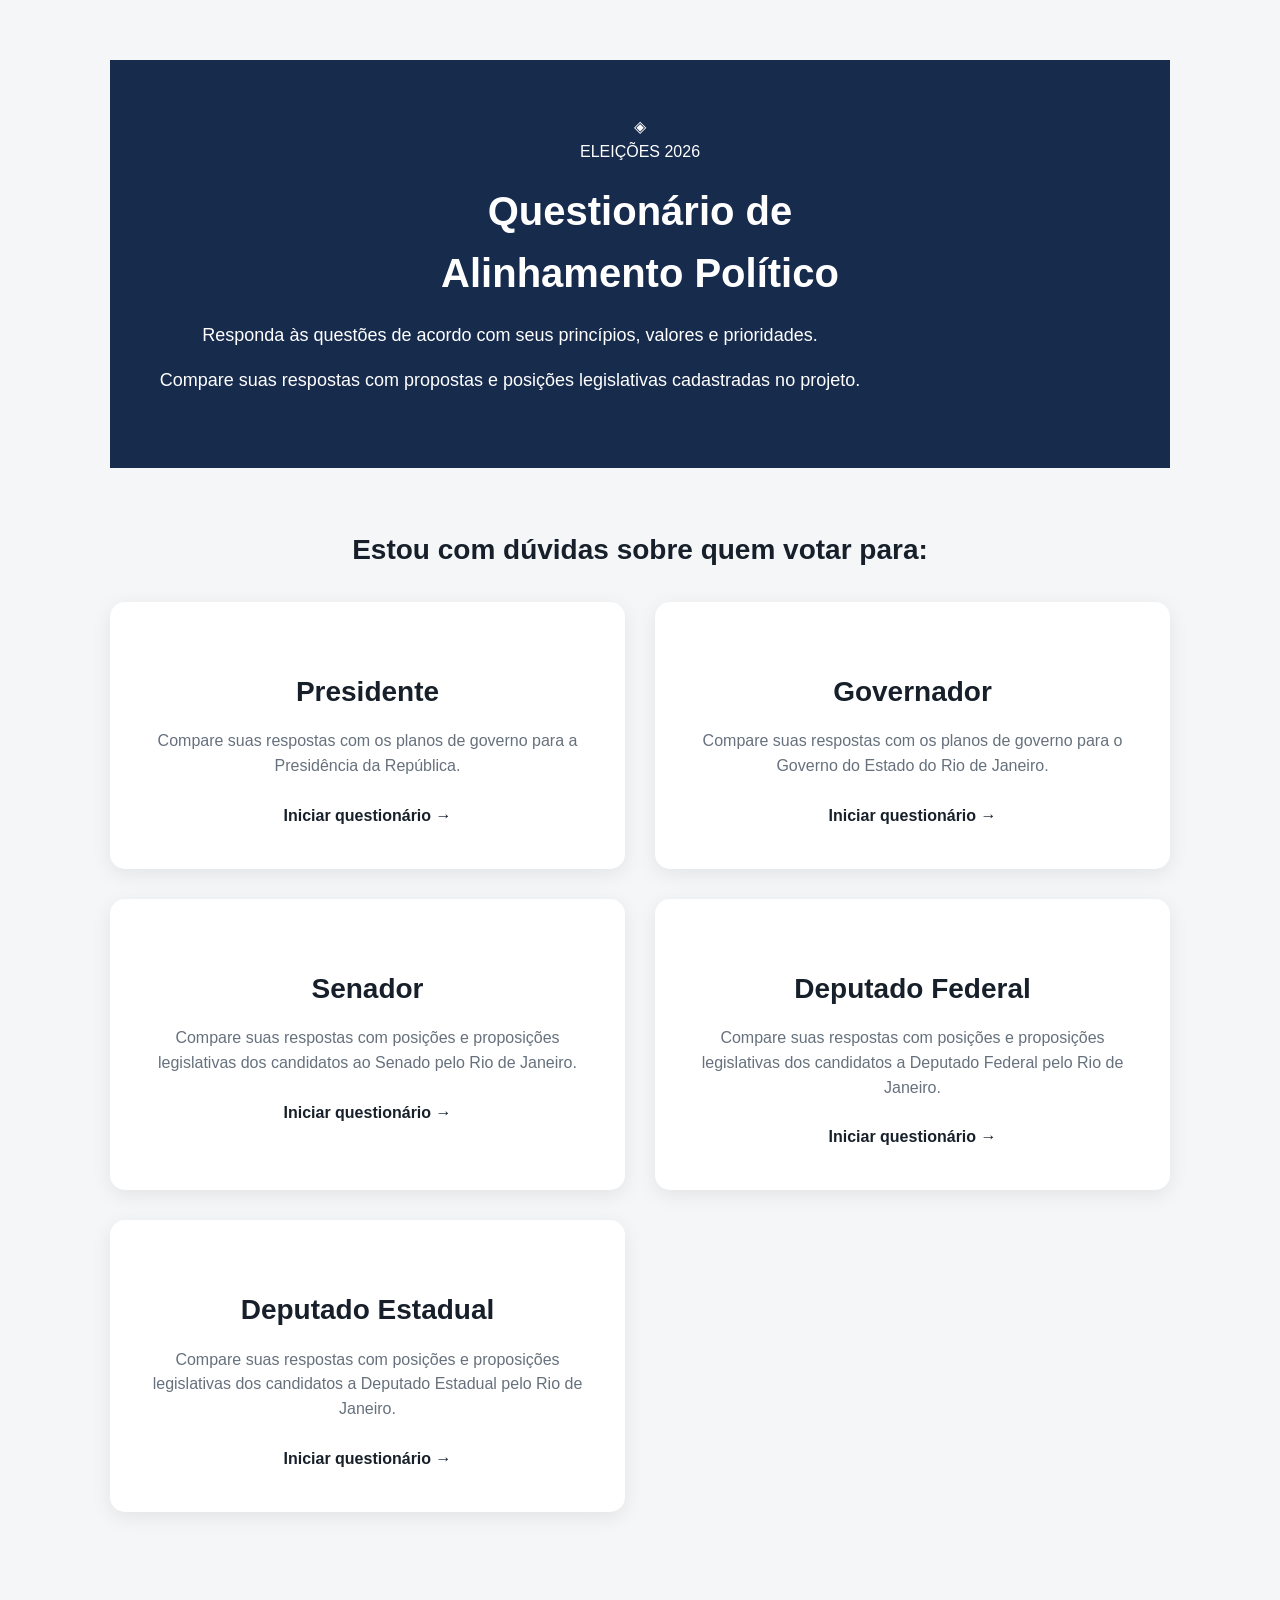
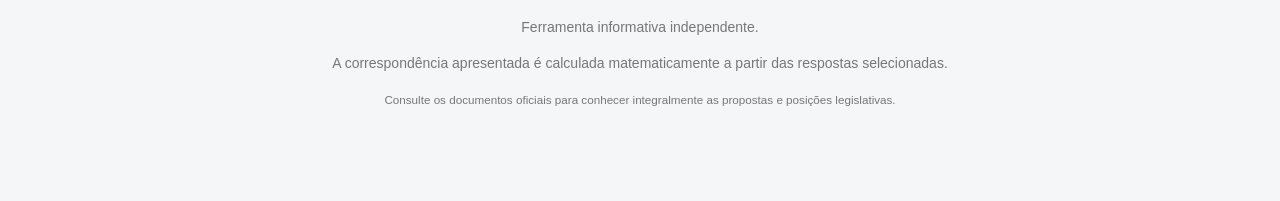
<file: index.html>
<!DOCTYPE html>
<html lang="pt-BR">

<head>

    <meta charset="UTF-8">

    <meta
        name="viewport"
        content="width=device-width, initial-scale=1.0"
    >

    <title>
        Questionário de Alinhamento Político
    </title>

    <link
        rel="stylesheet"
        href="css/style.css"
    >

</head>


<body>

    <main class="inicio">


        <header class="cabecalho">

            <div class="simbolo">

                <span>
                    ◈
                </span>

            </div>


            <span class="badge-inicio">

                ELEIÇÕES 2026

            </span>


            <h1>

                Questionário de<br>

                <strong>
                    Alinhamento Político
                </strong>

            </h1>


            <p style="color:white;">

                Responda às questões de acordo com seus
                princípios, valores e prioridades.

            </p>


            <div class="linha"></div>


            <p
                class="subtitulo"
                style="color:white;"
            >

                Compare suas respostas com propostas e
                posições legislativas cadastradas no projeto.

            </p>

        </header>



        <section class="escolha">


            <h2>

                Estou com dúvidas sobre quem votar para:

            </h2>



            <div class="opcoes-eleicao">


                <!-- PRESIDENTE -->

                <a
                    href="presidente.html"
                    class="card-eleicao"
                >

                    <div class="card-conteudo">

                        <h3>

                            Presidente

                        </h3>


                        <p>

                            Compare suas respostas com os
                            planos de governo para a
                            Presidência da República.

                        </p>


                        <span class="acao">

                            Iniciar questionário

                            <strong>
                                →
                            </strong>

                        </span>

                    </div>

                </a>



                <!-- GOVERNADOR -->

                <a
                    href="governador.html"
                    class="card-eleicao"
                >

                    <div class="card-conteudo">

                        <h3>

                            Governador

                        </h3>


                        <p>

                            Compare suas respostas com os
                            planos de governo para o
                            Governo do Estado do Rio de Janeiro.

                        </p>


                        <span class="acao">

                            Iniciar questionário

                            <strong>
                                →
                            </strong>

                        </span>

                    </div>

                </a>



                <!-- SENADOR -->

                <a
                    href="senador.html"
                    class="card-eleicao"
                >

                    <div class="card-conteudo">

                        <h3>

                            Senador

                        </h3>


                        <p>

                            Compare suas respostas com
                            posições e proposições legislativas
                            dos candidatos ao Senado pelo
                            Rio de Janeiro.

                        </p>


                        <span class="acao">

                            Iniciar questionário

                            <strong>
                                →
                            </strong>

                        </span>

                    </div>

                </a>



                <!-- DEPUTADO FEDERAL -->

                <a
                    href="deputadoFederal.html"
                    class="card-eleicao"
                >

                    <div class="card-conteudo">

                        <h3>

                            Deputado Federal

                        </h3>


                        <p>

                            Compare suas respostas com
                            posições e proposições legislativas
                            dos candidatos a Deputado Federal
                            pelo Rio de Janeiro.

                        </p>


                        <span class="acao">

                            Iniciar questionário

                            <strong>
                                →
                            </strong>

                        </span>

                    </div>

                </a>



                <!-- DEPUTADO ESTADUAL -->

                <a
                    href="deputadoEstadual.html"
                    class="card-eleicao"
                >

                    <div class="card-conteudo">

                        <h3>

                            Deputado Estadual

                        </h3>


                        <p>

                            Compare suas respostas com
                            posições e proposições legislativas
                            dos candidatos a Deputado Estadual
                            pelo Rio de Janeiro.

                        </p>


                        <span class="acao">

                            Iniciar questionário

                            <strong>
                                →
                            </strong>

                        </span>

                    </div>

                </a>



            </div>

        </section>



        <footer>

            <div class="rodape-linha"></div>


            <p>

                Ferramenta informativa independente.

            </p>


            <p>

                A correspondência apresentada é calculada
                matematicamente a partir das respostas selecionadas.

            </p>


            <small>

                Consulte os documentos oficiais para conhecer
                integralmente as propostas e posições legislativas.

            </small>

        </footer>


    </main>


</body>

</html>
</file>
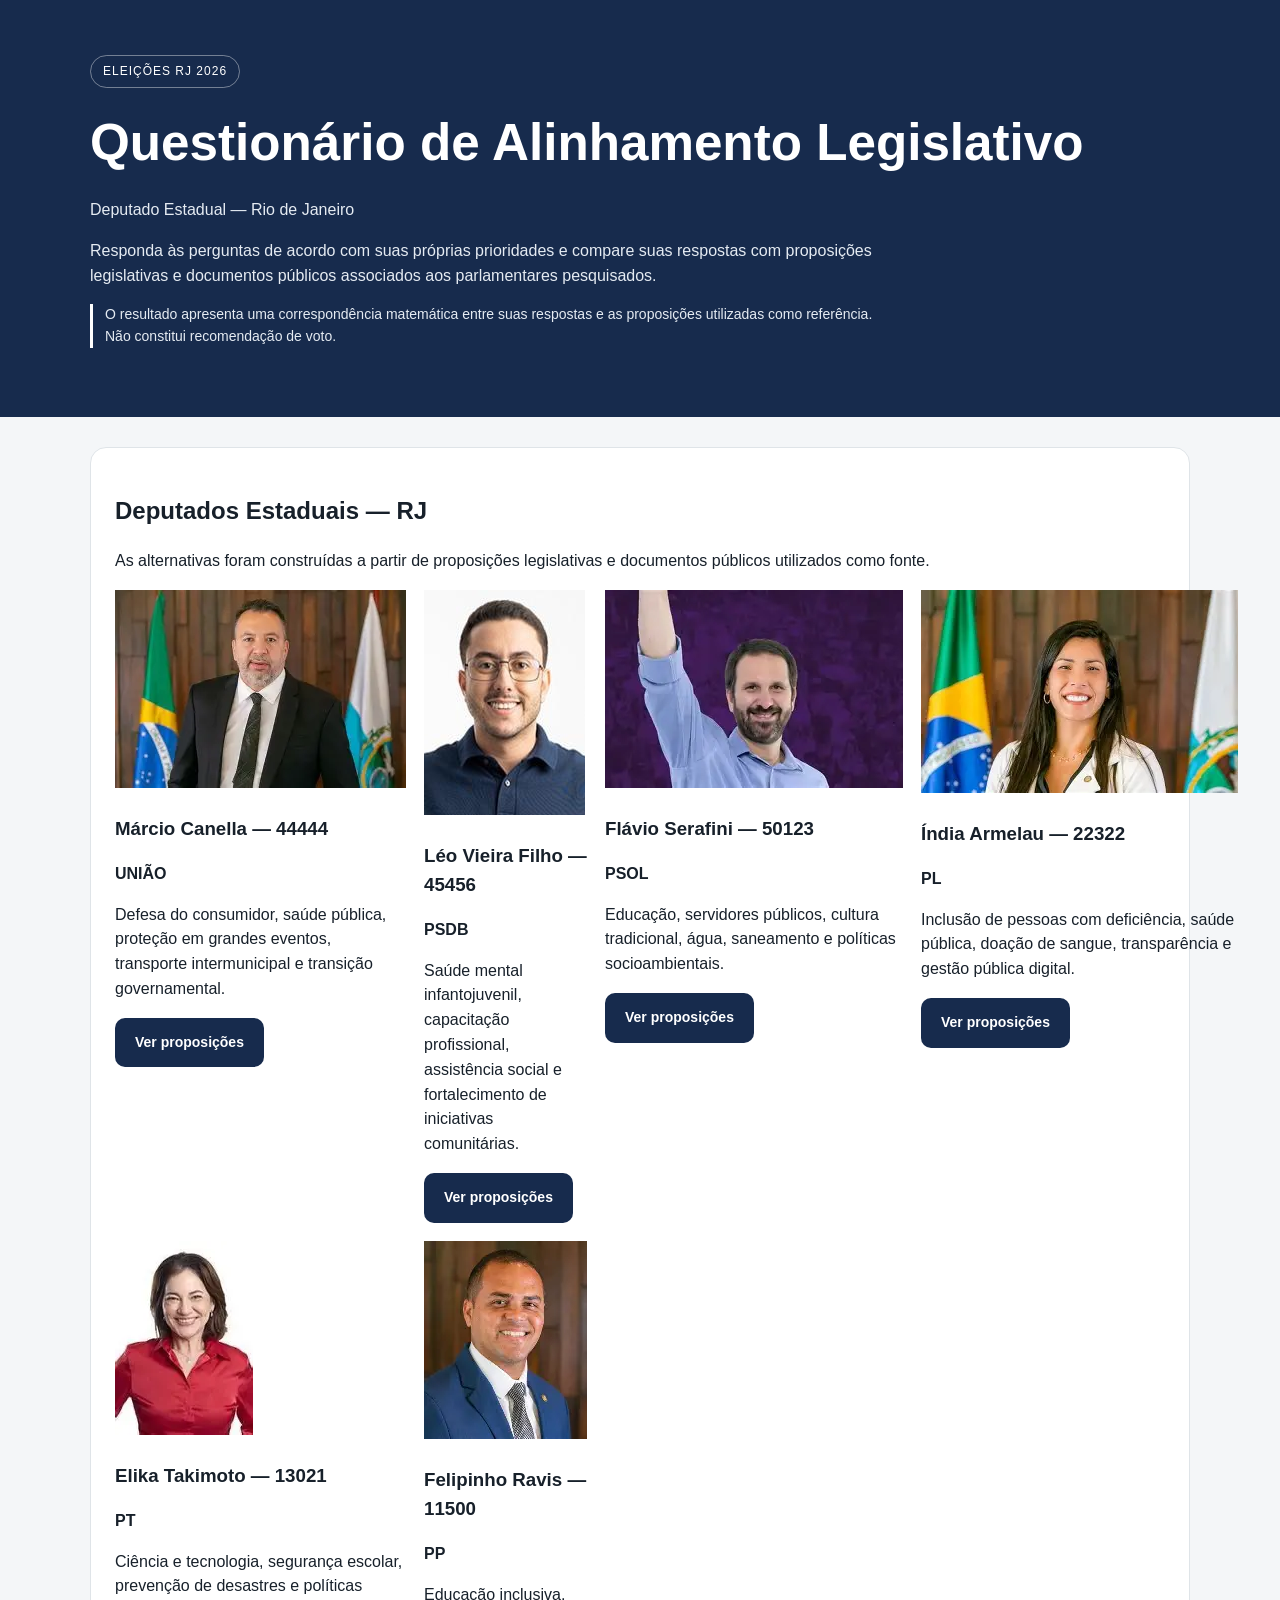
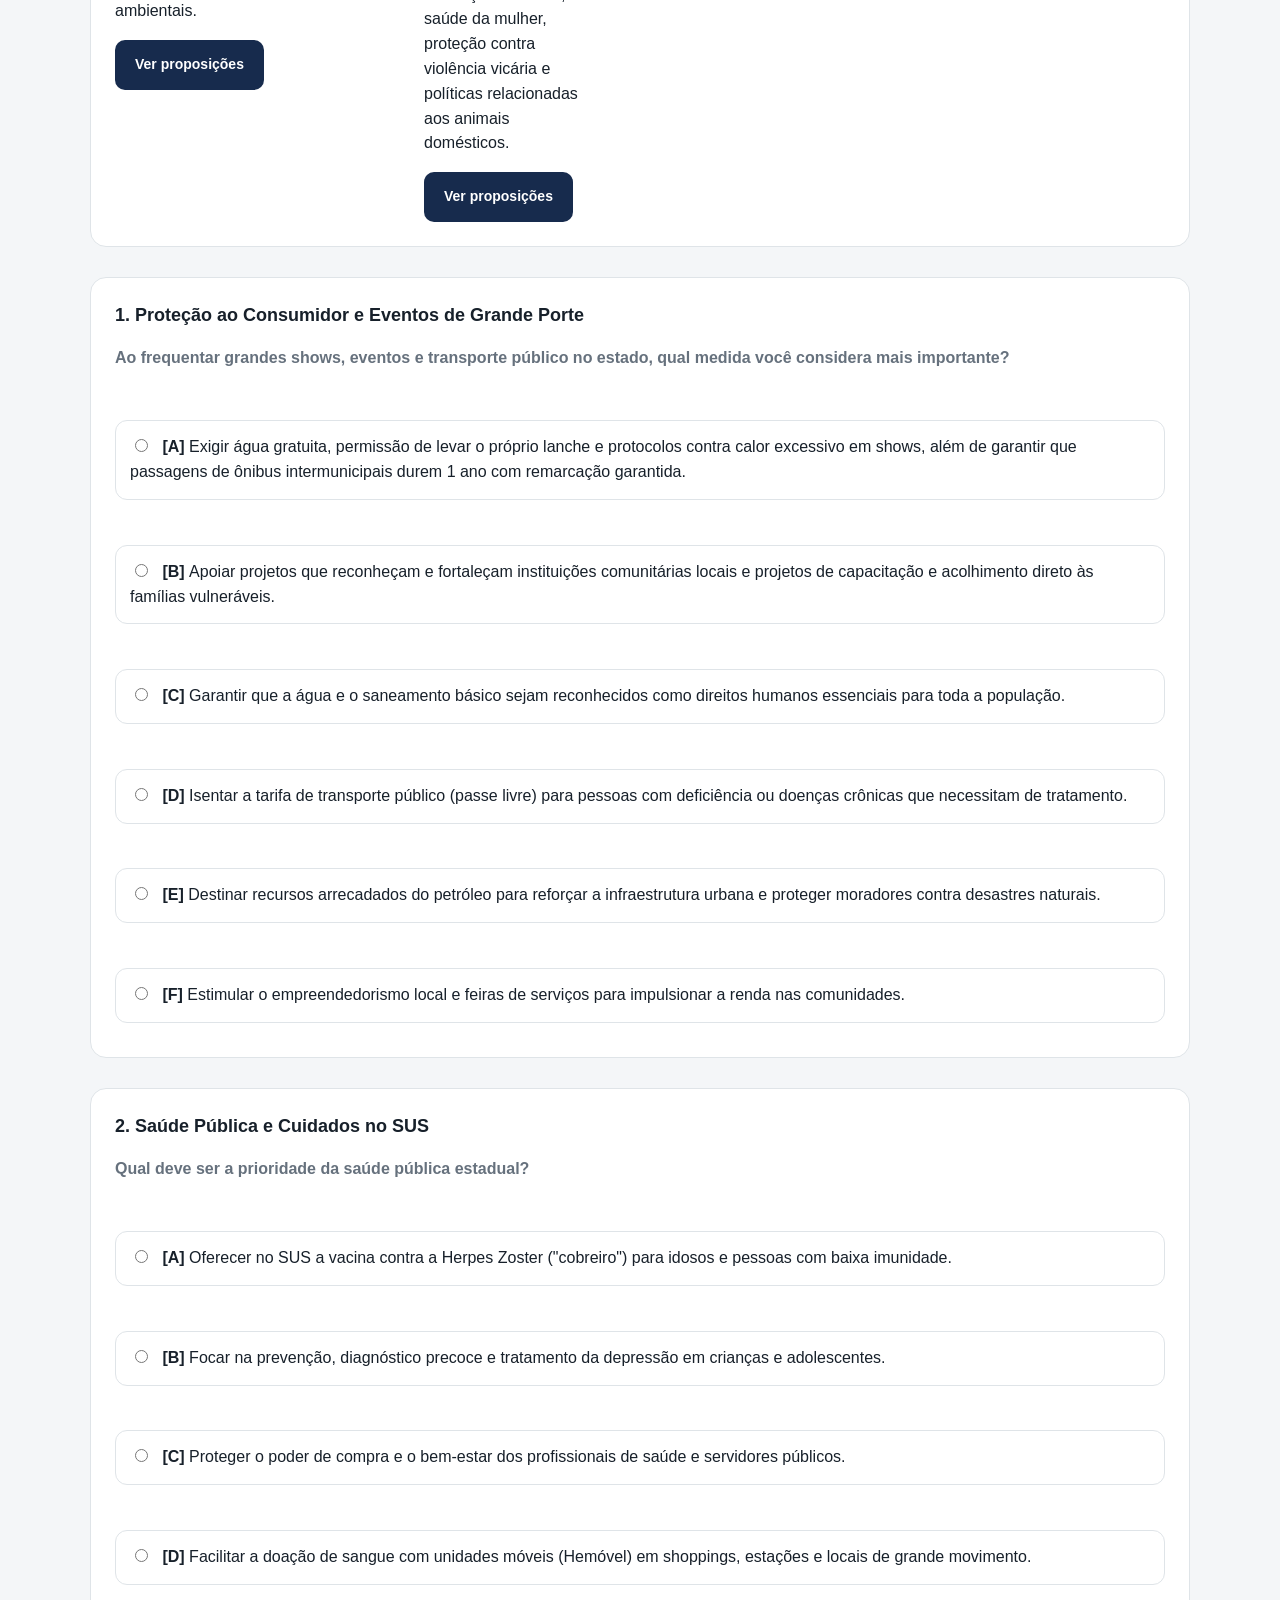
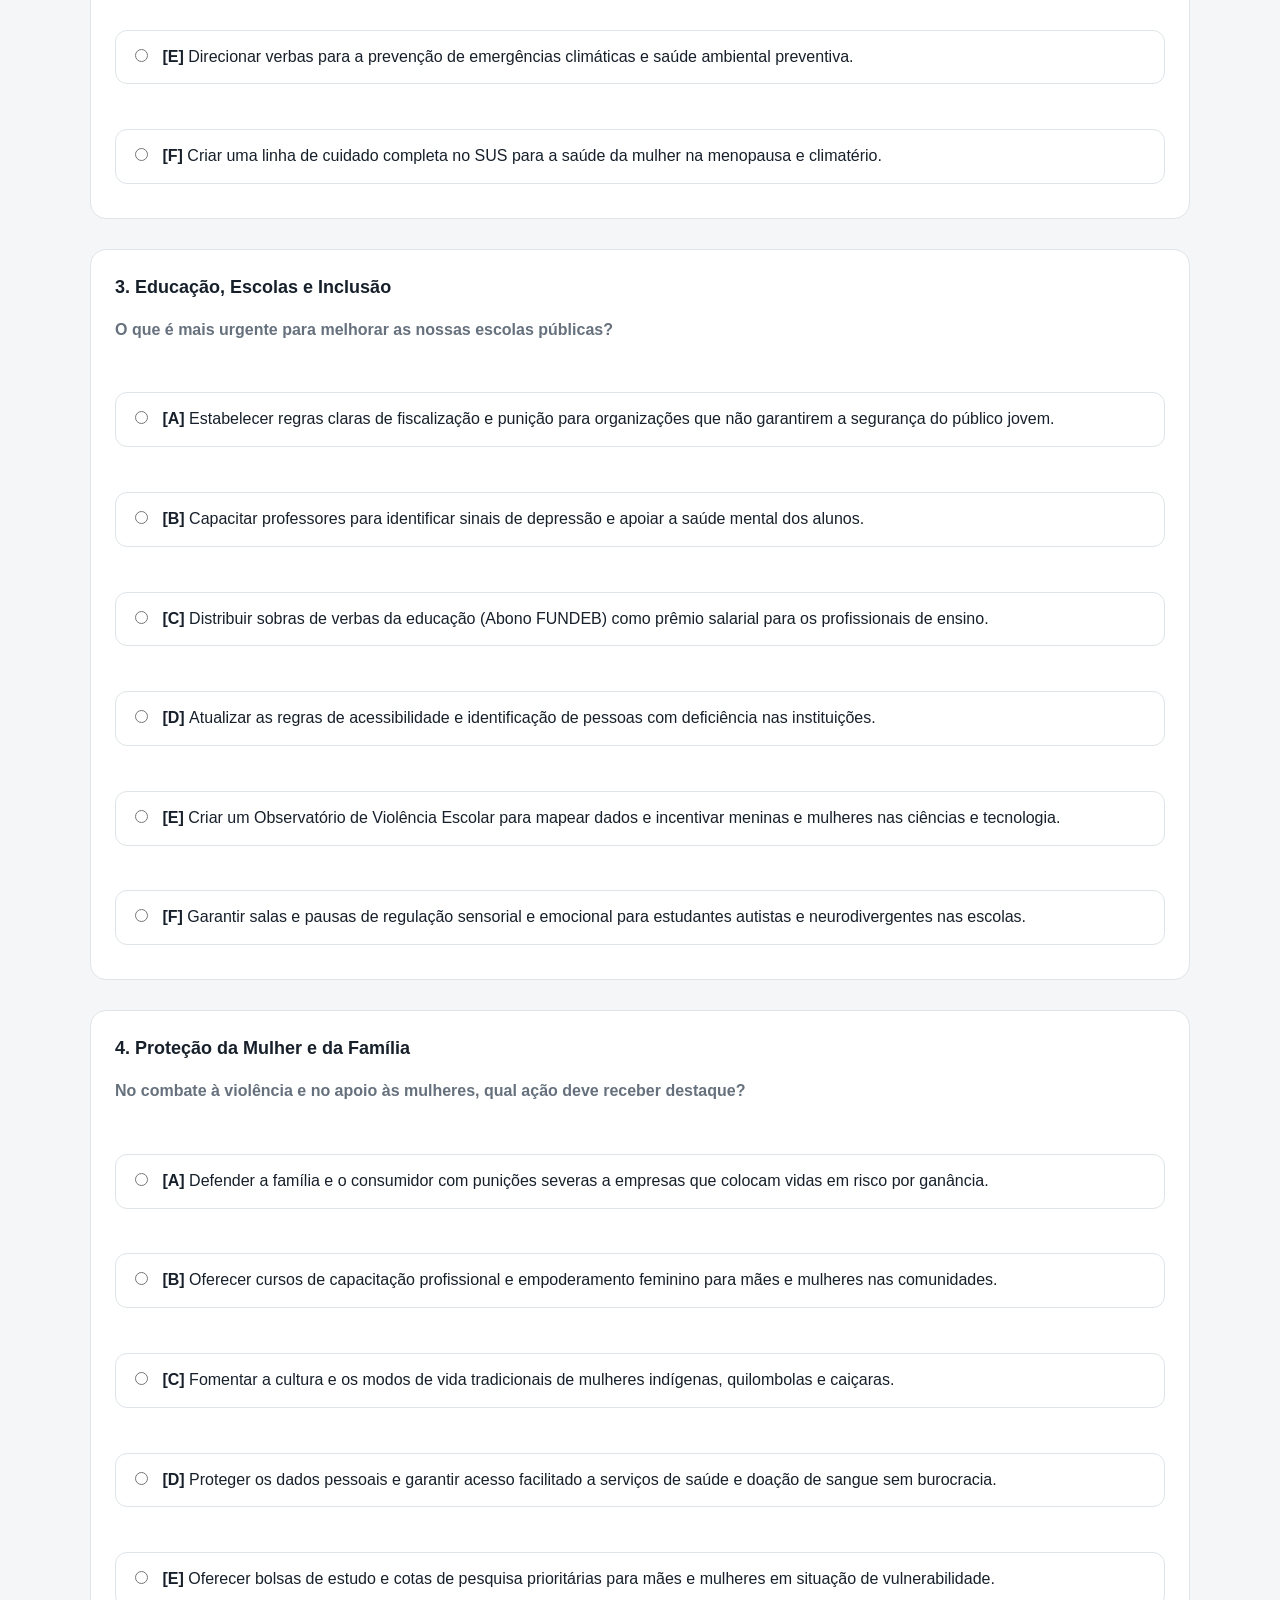
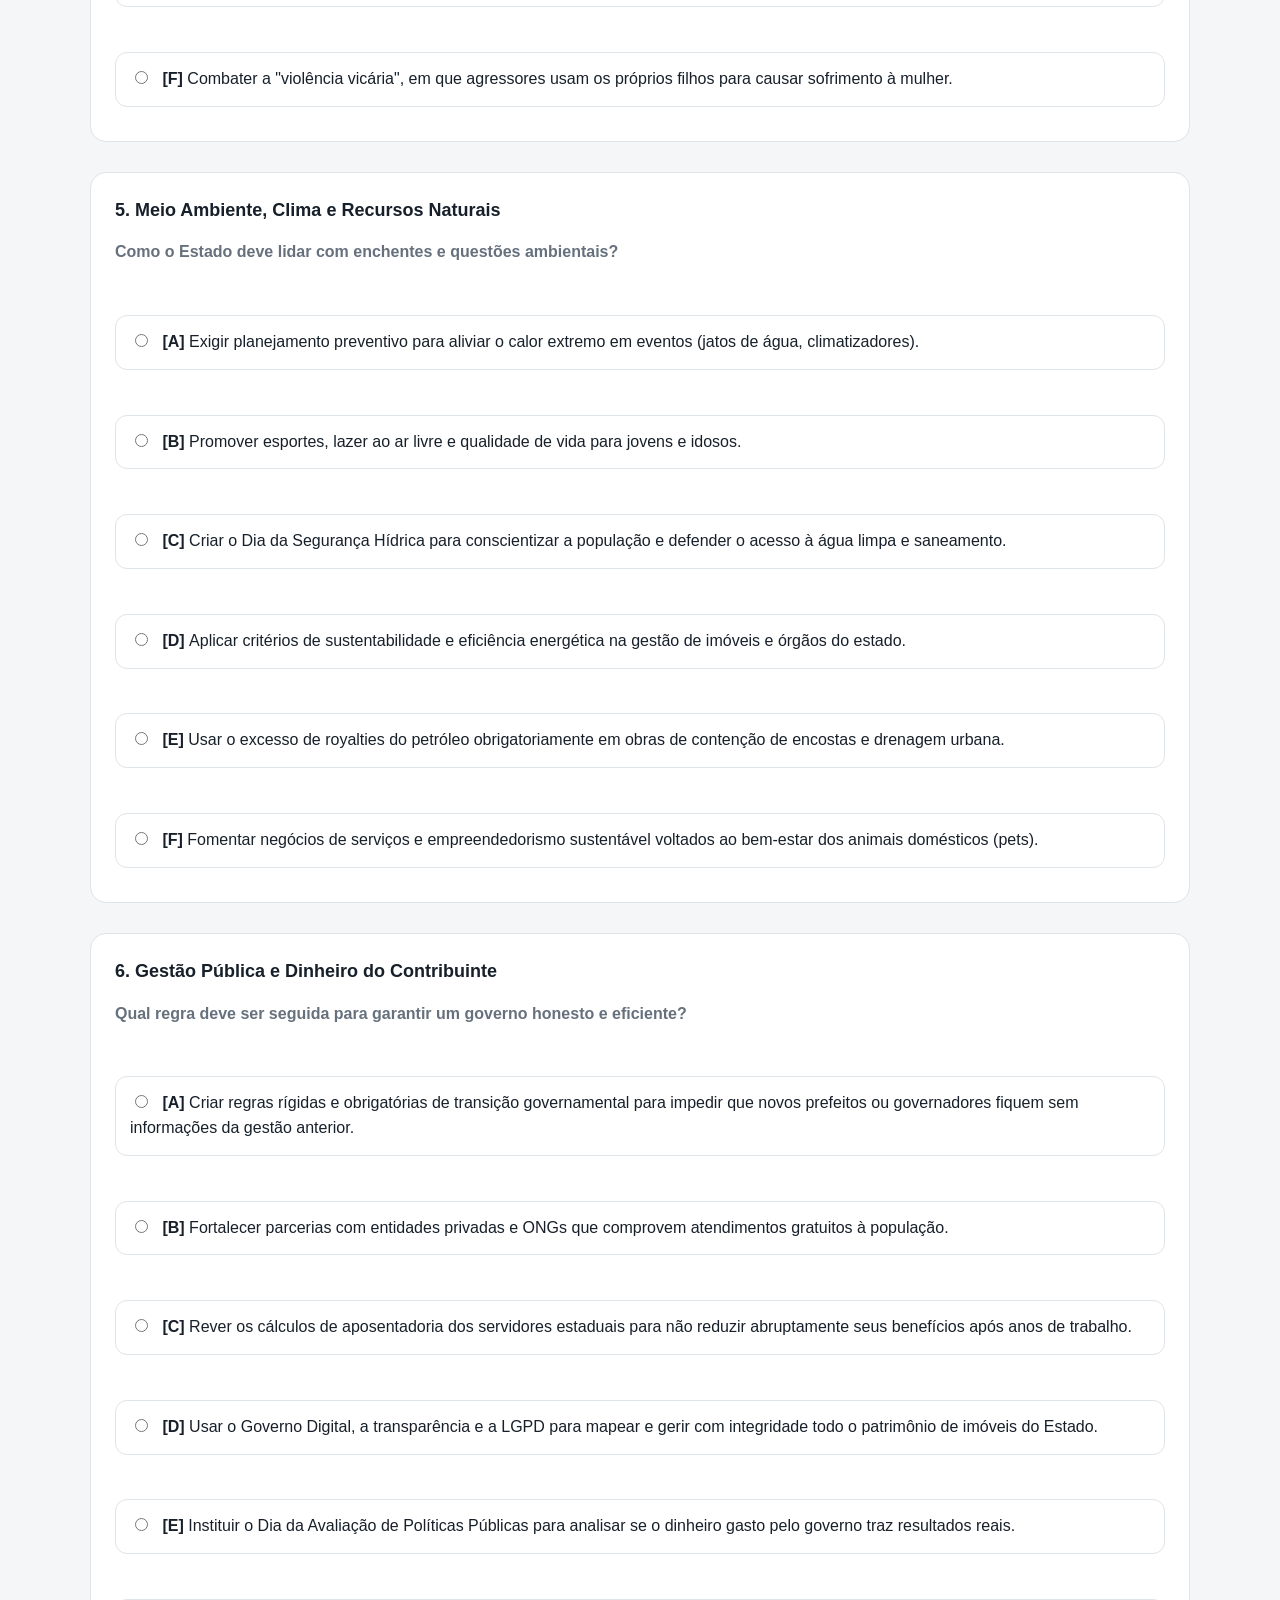
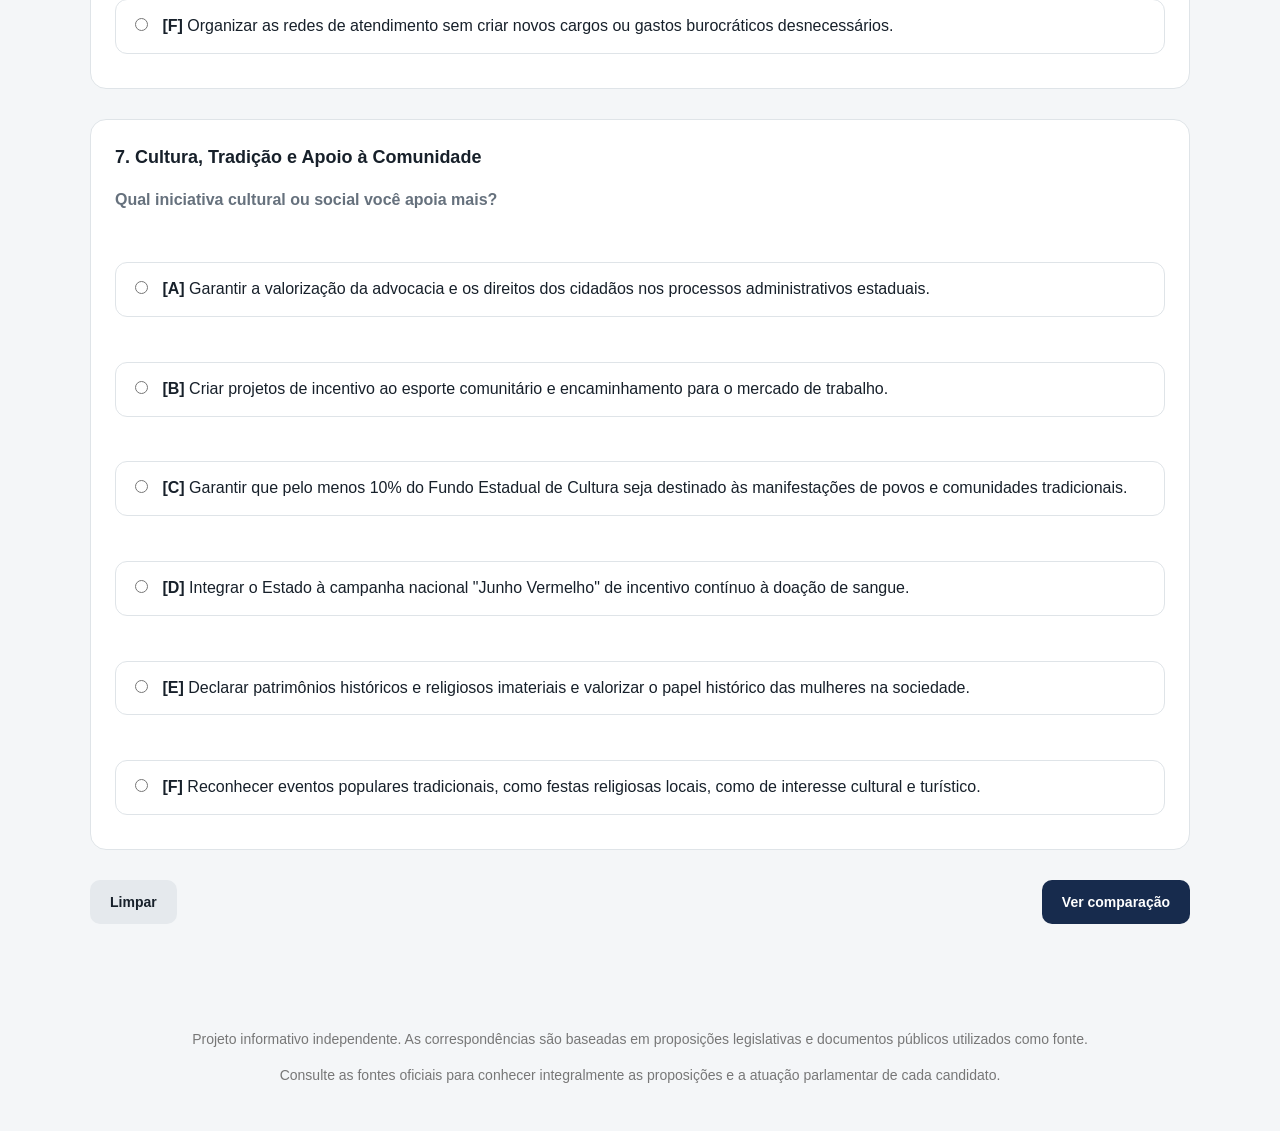
<file: deputadoEstadual.html>
<!DOCTYPE html>
<html lang="pt-BR">

<head>

    <meta charset="UTF-8">

    <meta
        name="viewport"
        content="width=device-width, initial-scale=1.0">

    <title>
        Questionário de Alinhamento — Deputado Estadual RJ 2026
    </title>

    <link
        rel="stylesheet"
        href="css/style.css">

</head>


<body>


<header>

    <div class="container">

        <span class="badge">
            ELEIÇÕES RJ 2026
        </span>

        <h1>
            Questionário de Alinhamento Legislativo
        </h1>

        <p>
            Deputado Estadual — Rio de Janeiro
        </p>

        <p>
            Responda às perguntas de acordo com suas próprias
            prioridades e compare suas respostas com proposições
            legislativas e documentos públicos associados aos
            parlamentares pesquisados.
        </p>

        <p class="aviso">
            O resultado apresenta uma correspondência matemática
            entre suas respostas e as proposições utilizadas como
            referência. Não constitui recomendação de voto.
        </p>

    </div>

</header>


<main class="container">


    <!-- =====================================================
         CANDIDATOS
         ===================================================== -->

    <section class="propostas">

        <h2>
            Deputados Estaduais — RJ
        </h2>

        <p>
            As alternativas foram construídas a partir de
            proposições legislativas e documentos públicos
            utilizados como fonte.
        </p>

        <div
            id="candidatos"
            class="grid-candidatos">

        </div>

    </section>


    <!-- =====================================================
         QUESTIONÁRIO
         ===================================================== -->

    <form id="questionario">             

        <div id="perguntas"></div>

        <!-- =====================================================
             BOTÕES
             ===================================================== -->

        <div class="botoes">

            <button
                type="button"
                id="limpar"
                class="btn secundario">

                Limpar

            </button>


            <button
                type="submit"
                class="btn principal">

                Ver comparação

            </button>

        </div>


    </form>



    <!-- =====================================================
         RESULTADO
         ===================================================== -->

    <section
        id="resultado"
        class="resultado escondido">

    </section>


</main>



<footer>

    <div class="container">

        <p>
            Projeto informativo independente.
            As correspondências são baseadas em proposições
            legislativas e documentos públicos utilizados como fonte.
        </p>

        <p>
            Consulte as fontes oficiais para conhecer integralmente
            as proposições e a atuação parlamentar de cada candidato.
        </p>

    </div>

</footer>



<script src="js/deputadoEstadual.js"></script>


</body>

</html>
</file>
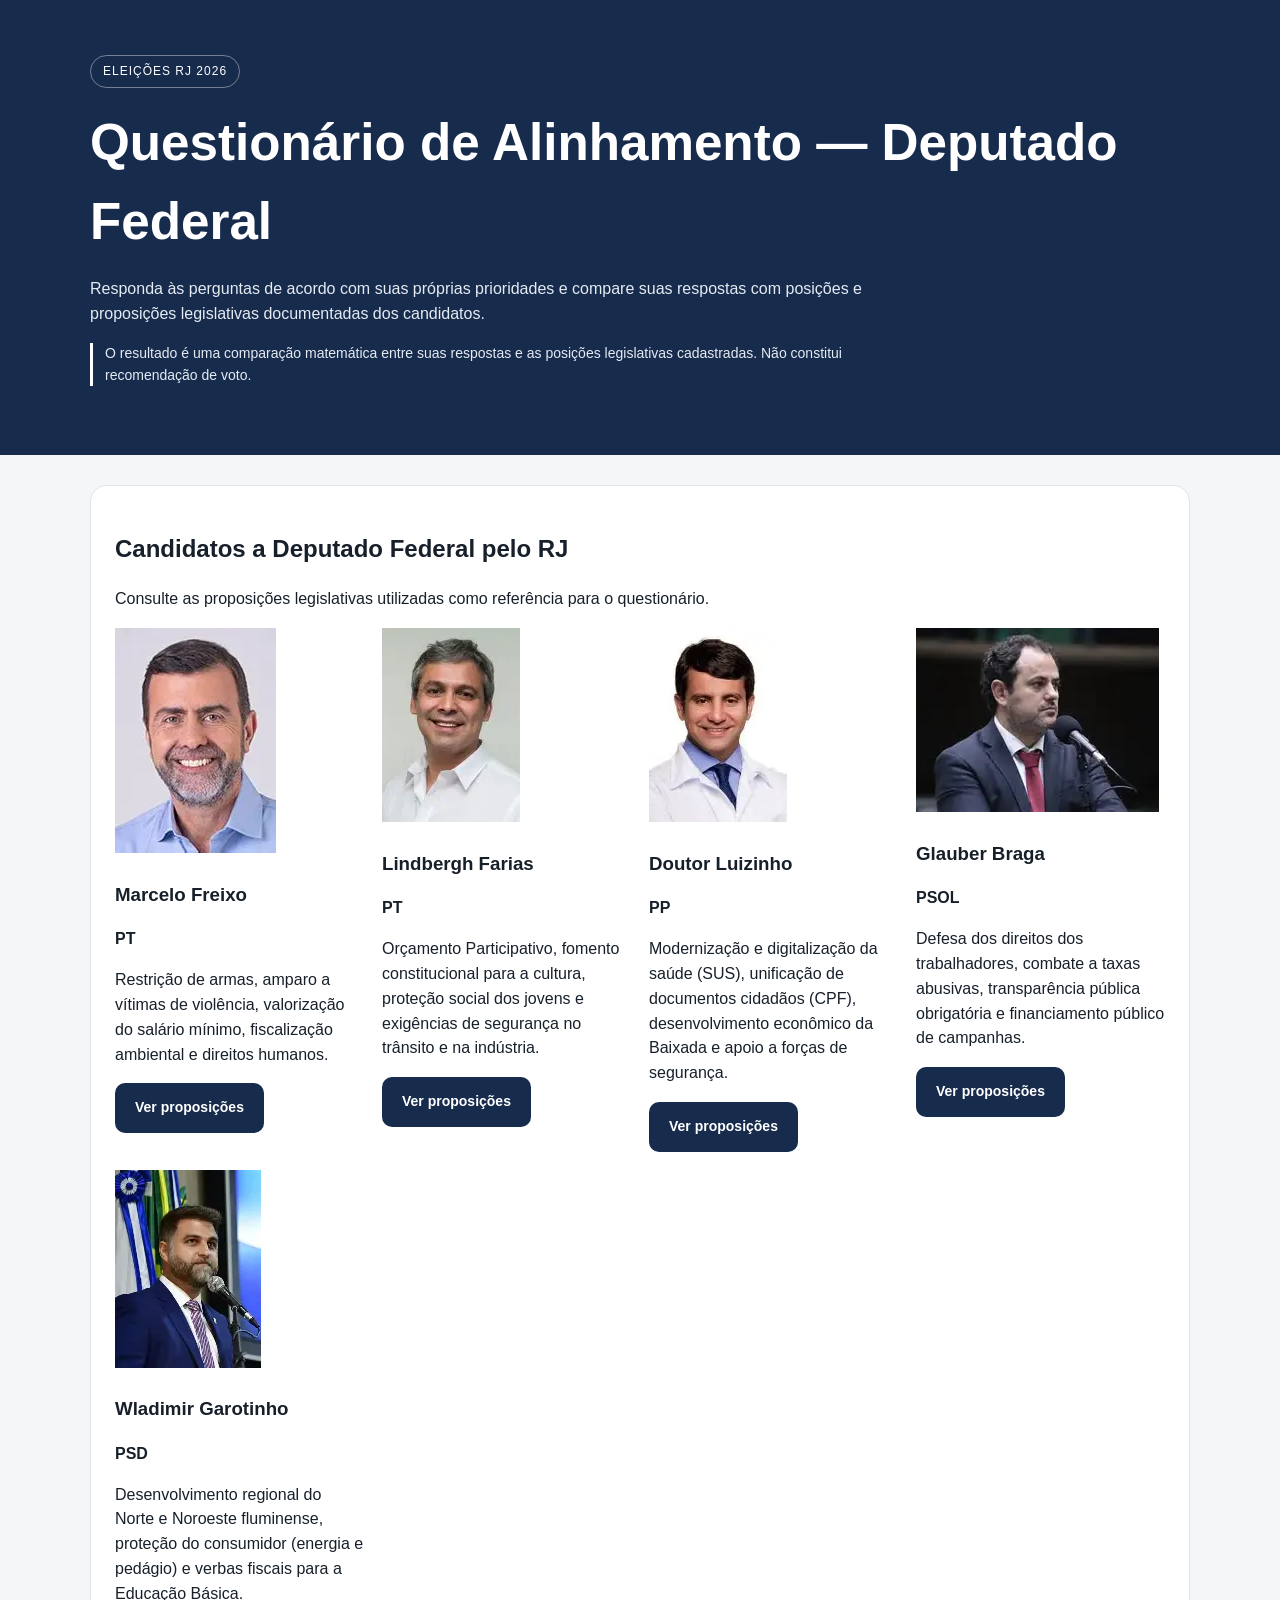
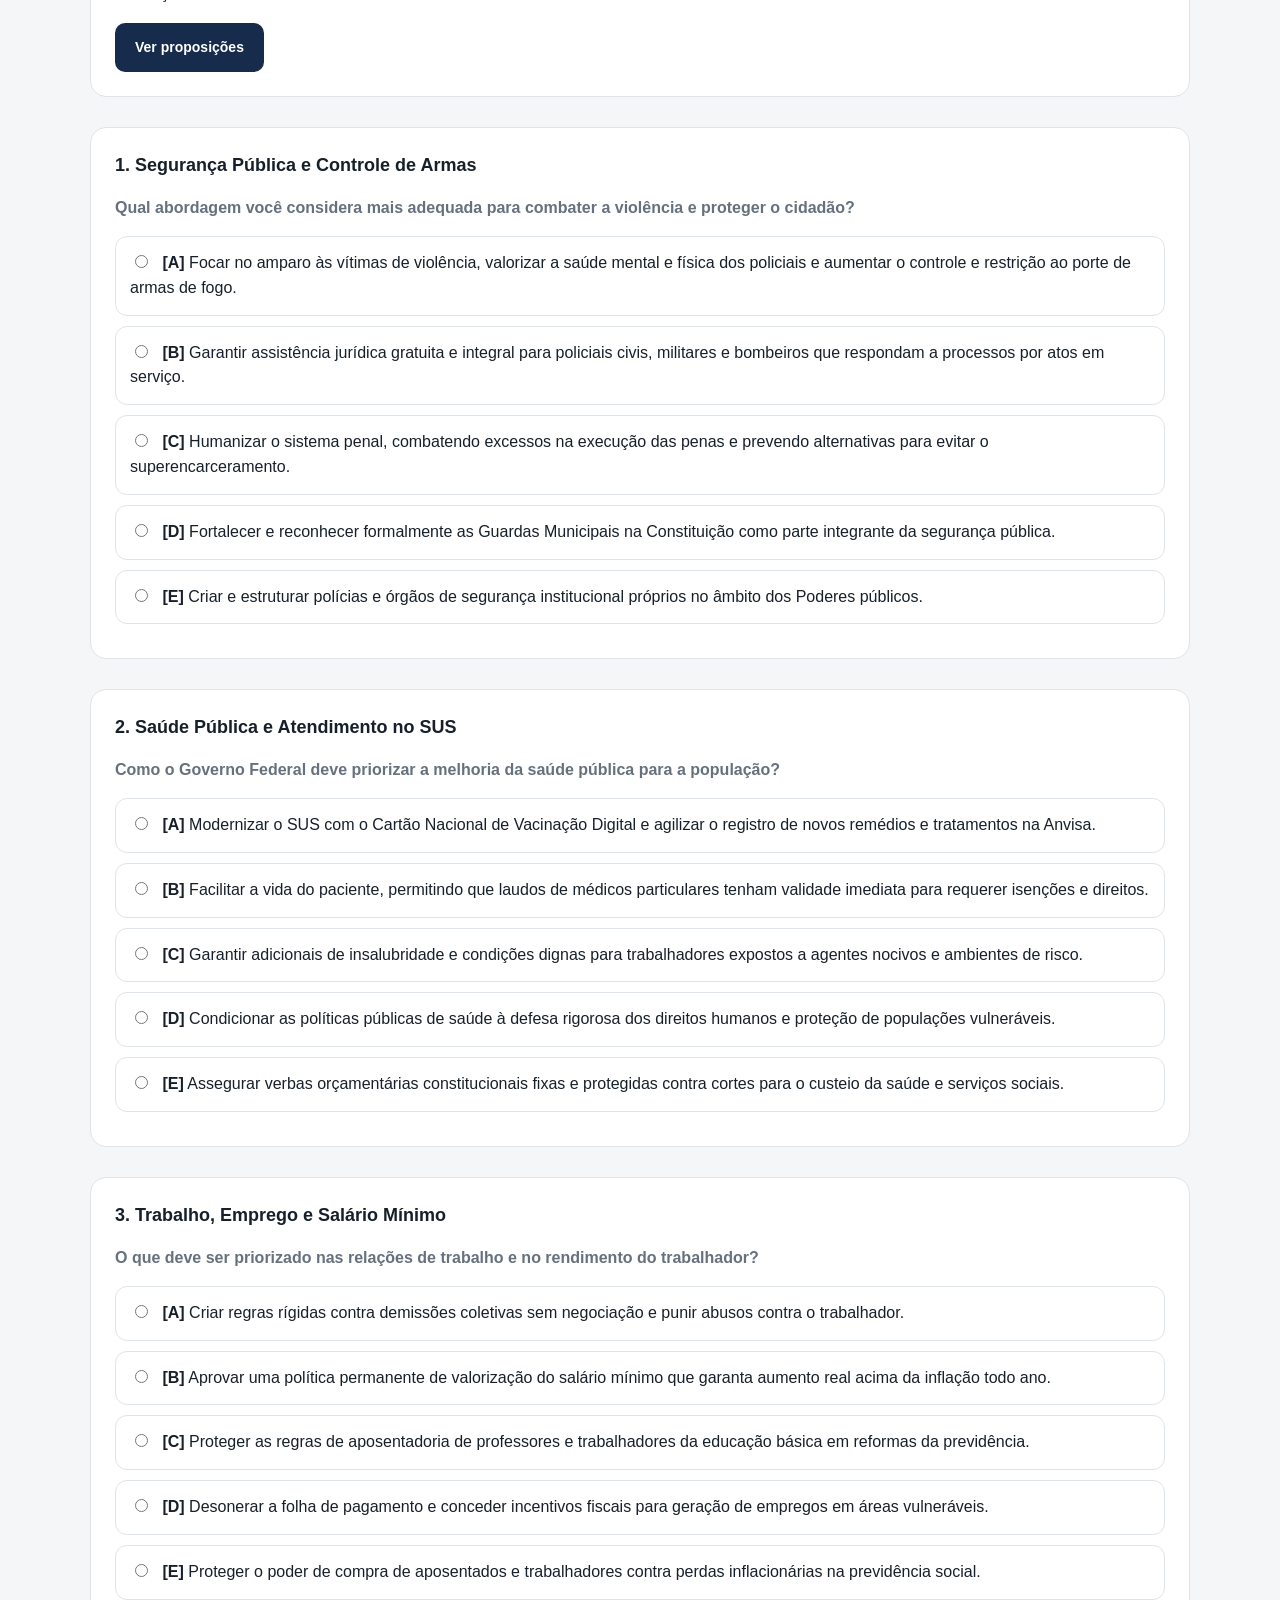
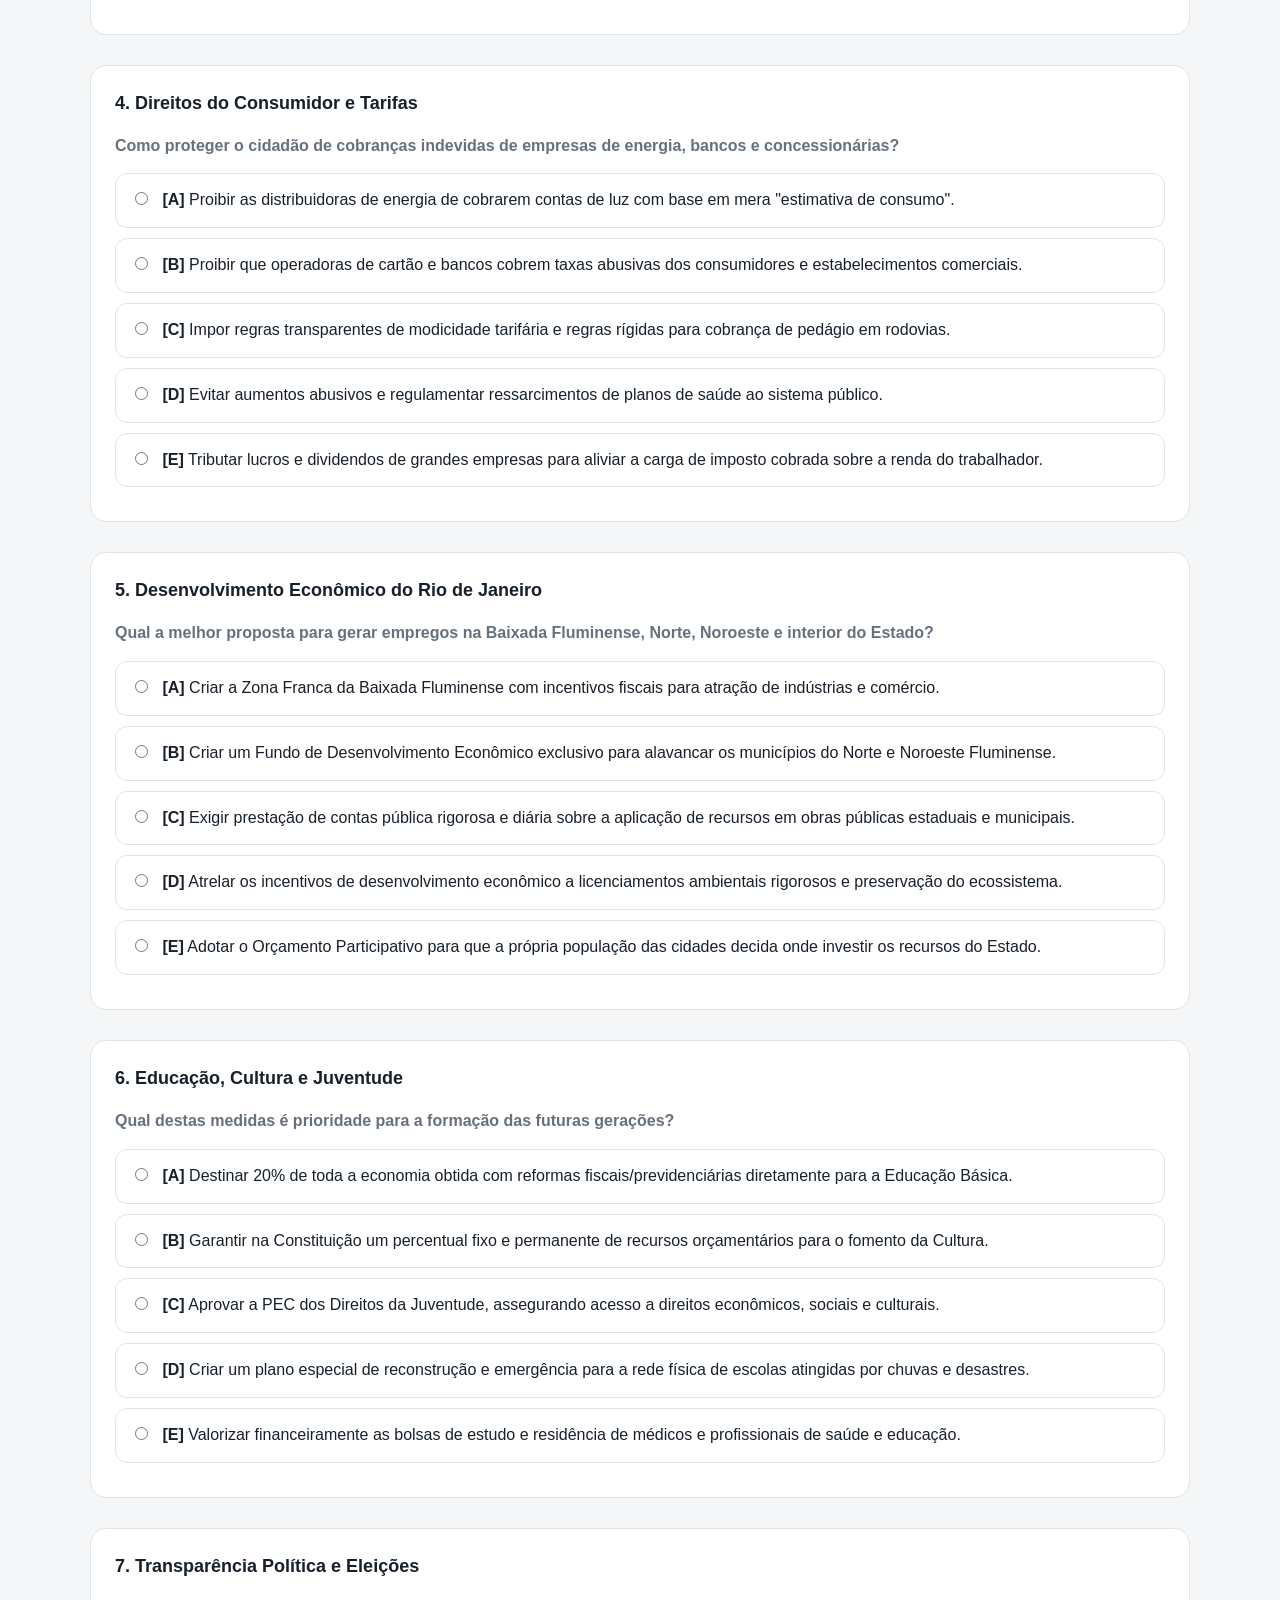
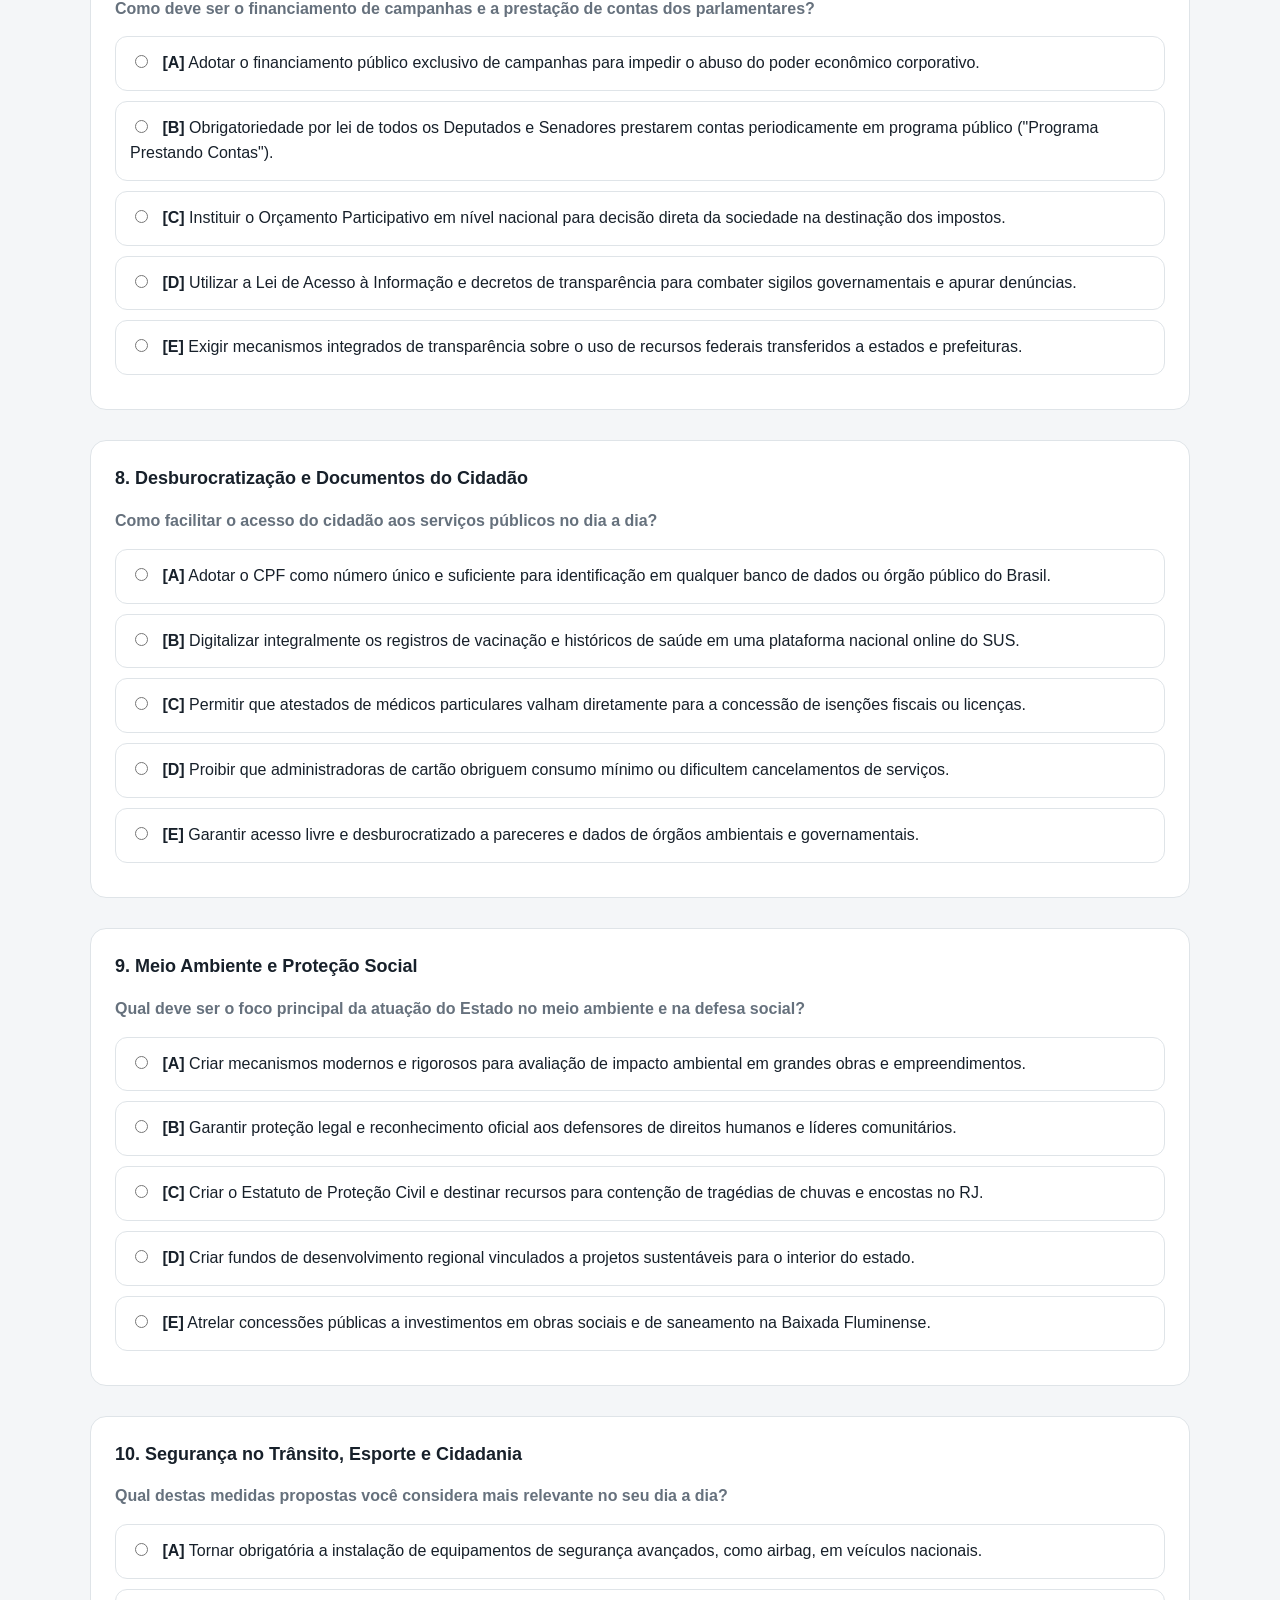
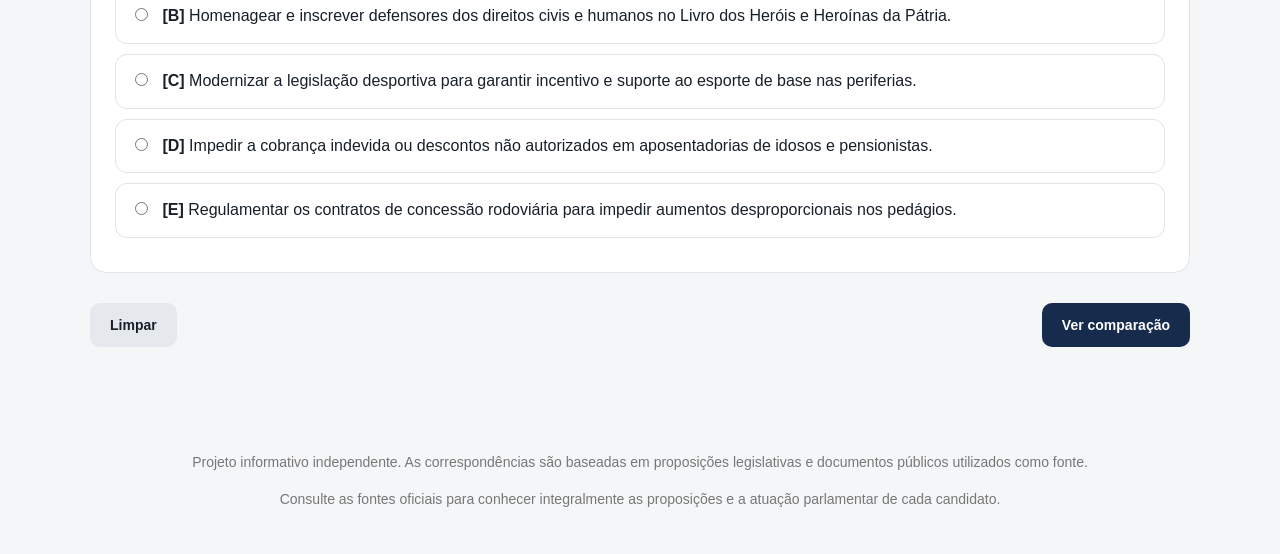
<file: deputadoFederal.html>
<!DOCTYPE html>
<html lang="pt-BR">

<head>

    <meta charset="UTF-8">

    <meta
        name="viewport"
        content="width=device-width, initial-scale=1.0">

    <title>
        Questionário de Alinhamento — Deputado Federal RJ 2026
    </title>

    <link
        rel="stylesheet"
        href="css/style.css">

</head>


<body>


<header>

    <div class="container">

        <span class="badge">
            ELEIÇÕES RJ 2026
        </span>

        <h1>
            Questionário de Alinhamento — Deputado Federal
        </h1>

        <p>
            Responda às perguntas de acordo com suas próprias
            prioridades e compare suas respostas com posições e
            proposições legislativas documentadas dos candidatos.
        </p>

        <p class="aviso">
            O resultado é uma comparação matemática entre suas respostas
            e as posições legislativas cadastradas. Não constitui
            recomendação de voto.
        </p>

    </div>

</header>


<main class="container">


    <section class="propostas">

        <h2>
            Candidatos a Deputado Federal pelo RJ
        </h2>

        <p>
            Consulte as proposições legislativas utilizadas como
            referência para o questionário.
        </p>

        <div
            id="candidatos"
            class="grid-candidatos">
        </div>

    </section>


    <form id="questionario">


        <div id="perguntas"></div>


        <div class="botoes">


            <button
                type="button"
                id="limpar"
                class="btn secundario">

                Limpar

            </button>


            <button
                type="submit"
                class="btn principal">

                Ver comparação

            </button>


        </div>


    </form>


    <section
        id="resultado"
        class="resultado escondido">

    </section>


</main>


<footer>

    <div class="container">

        <p>
            Projeto informativo independente.
            As correspondências são baseadas em proposições
            legislativas e documentos públicos utilizados como fonte.
        </p>

        <p>
            Consulte as fontes oficiais para conhecer integralmente
            as proposições e a atuação parlamentar de cada candidato.
        </p>

    </div>

</footer>


<script src="js/deputadoFederal.js"></script>


</body>

</html>
</file>
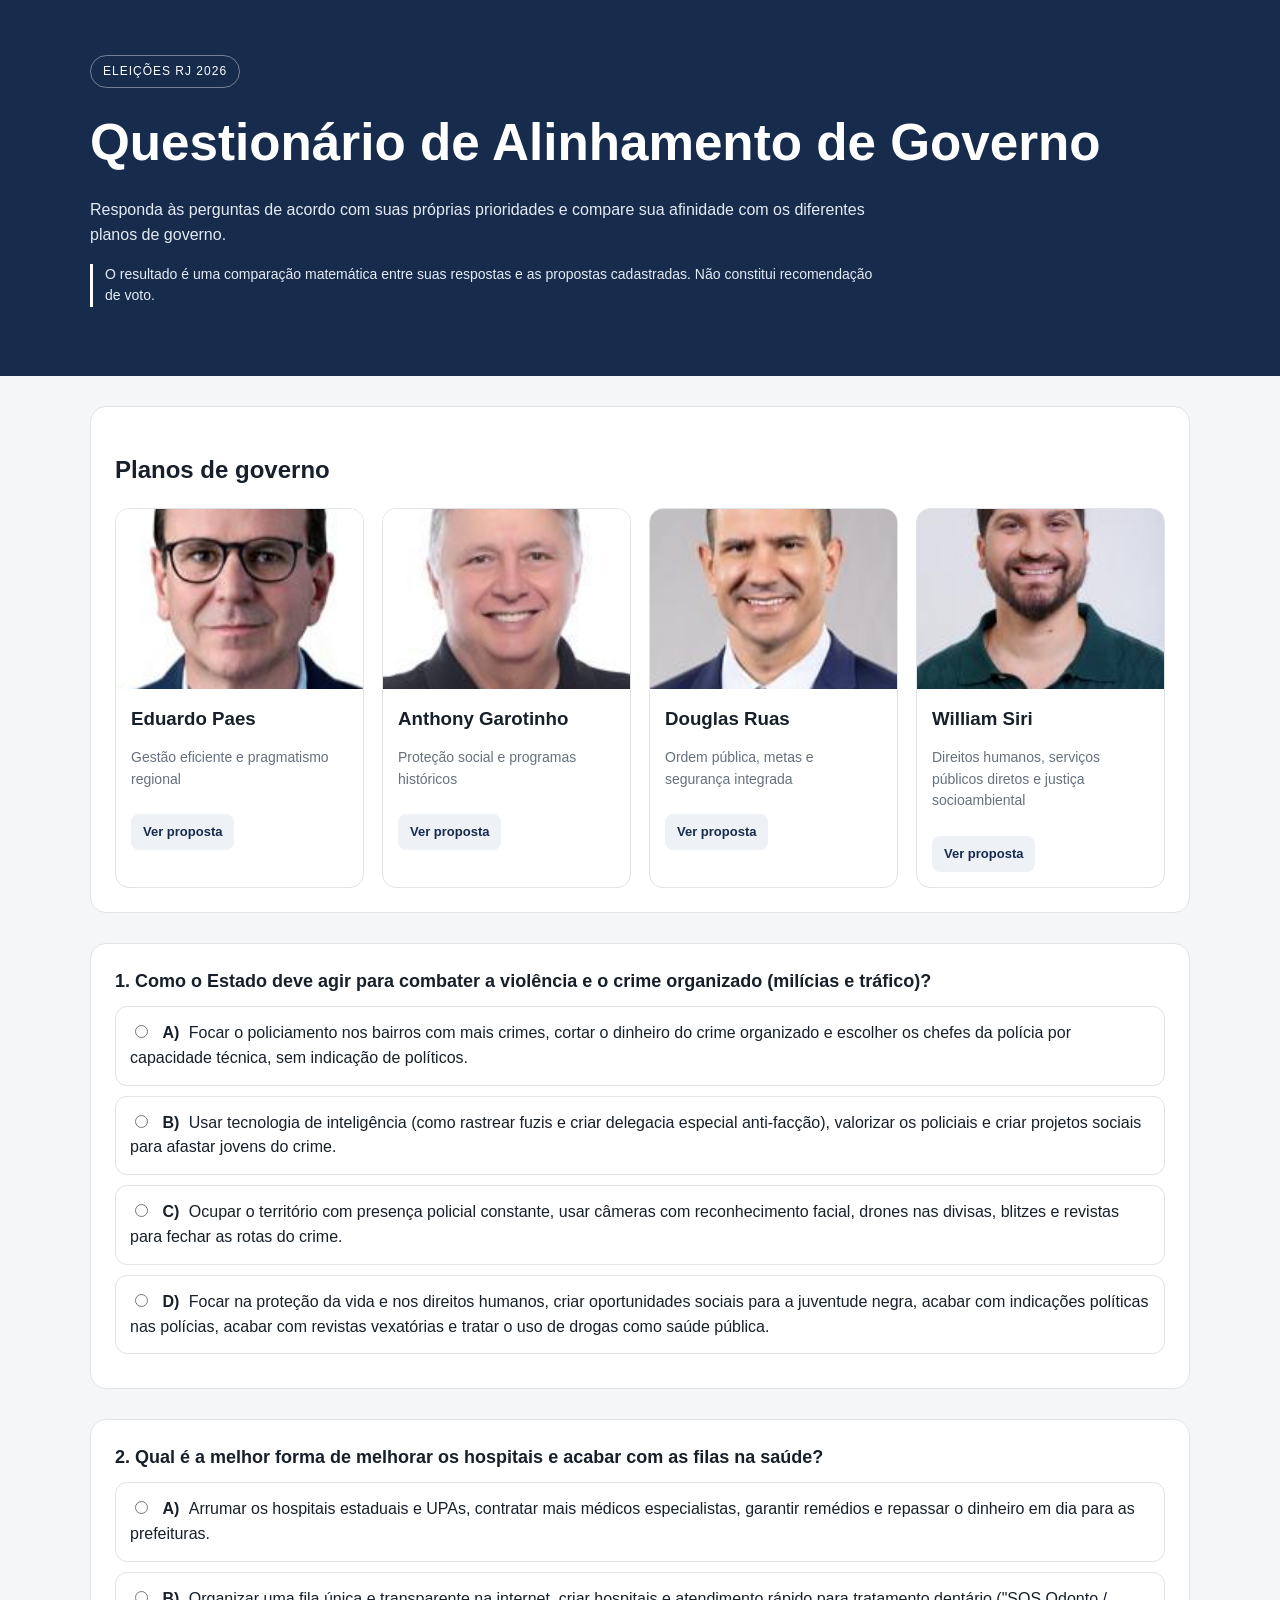
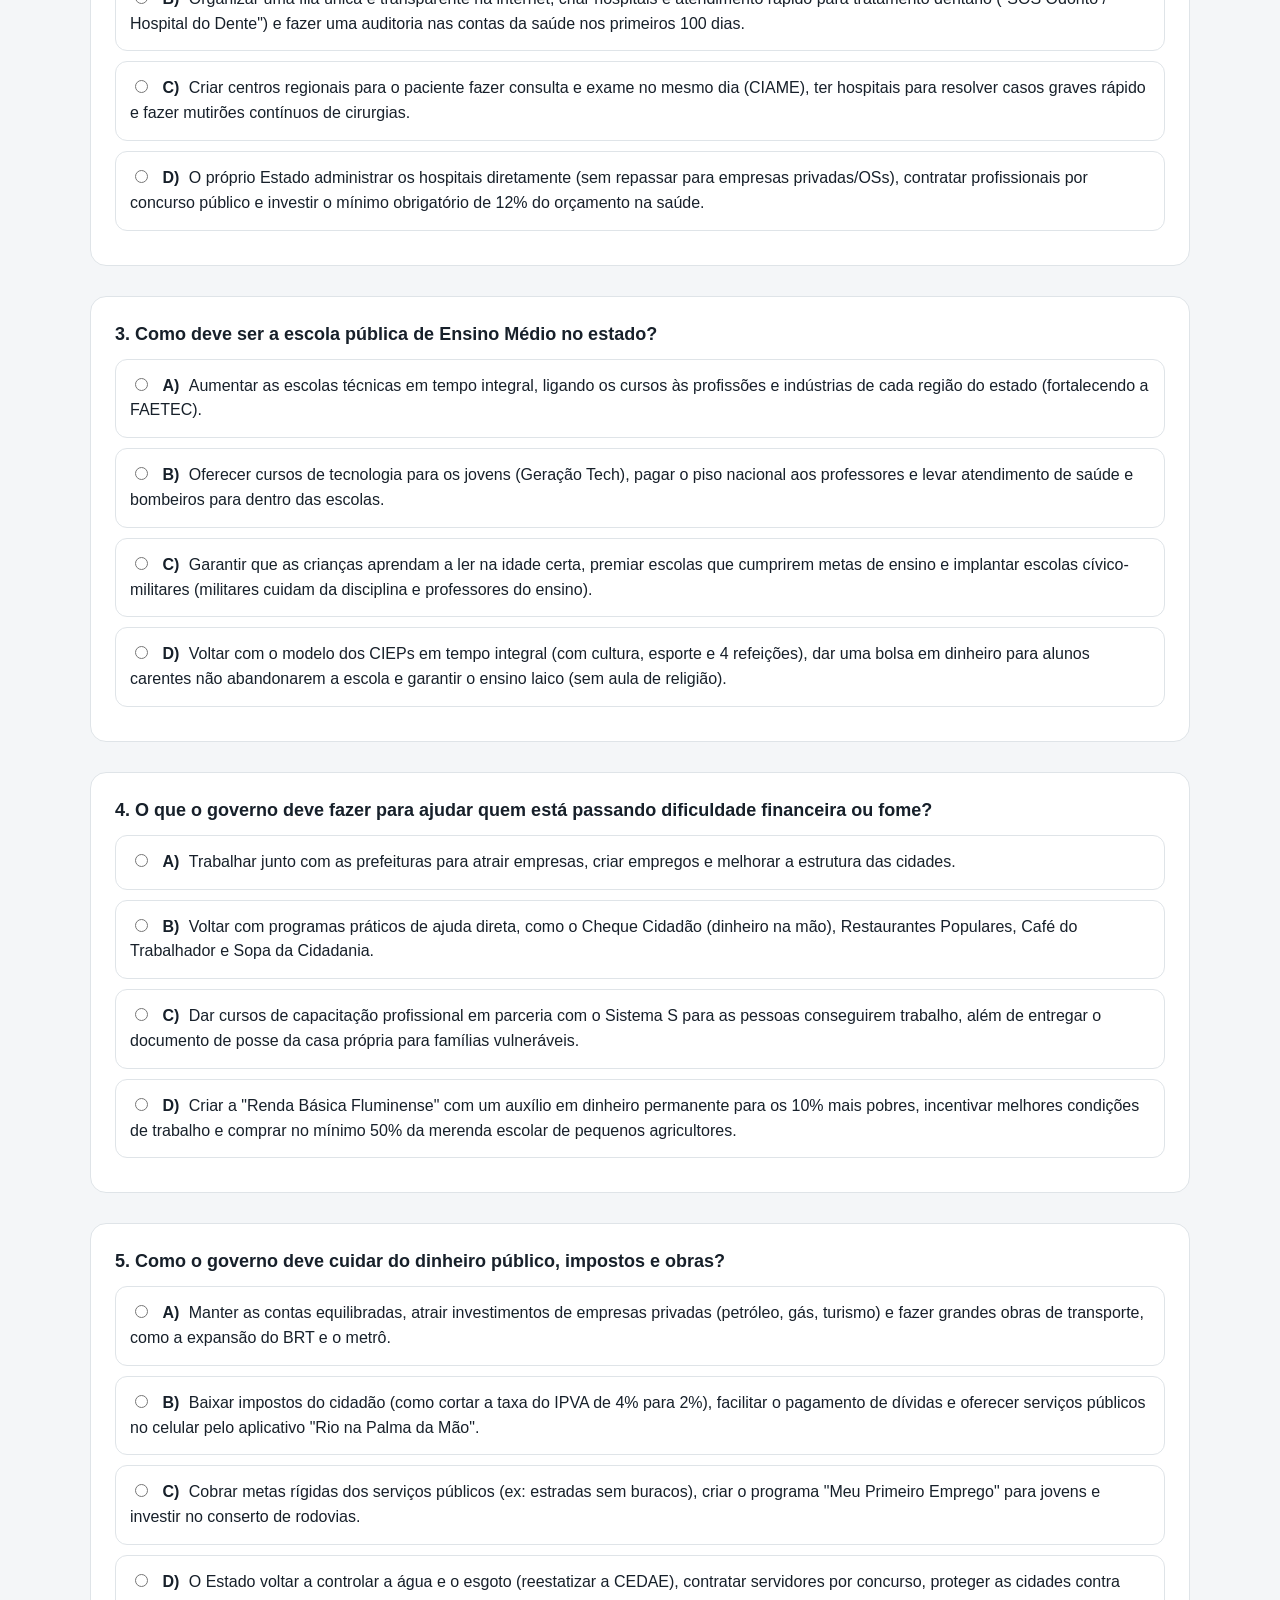
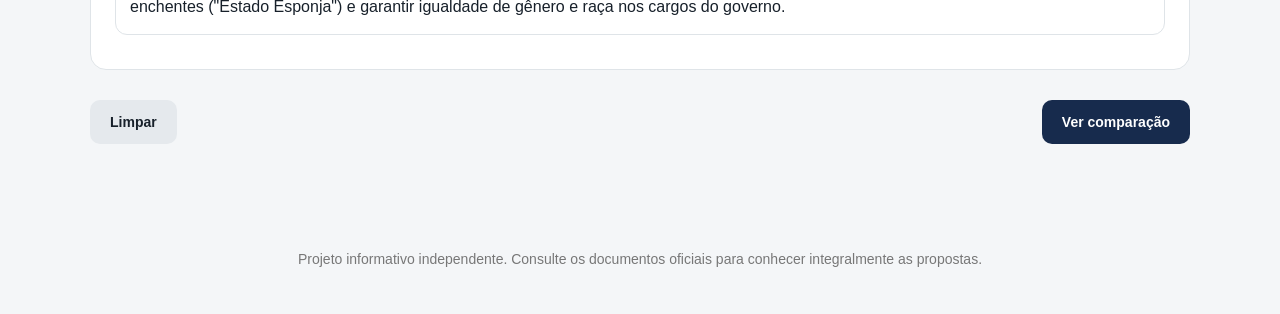
<file: governador.html>
<!DOCTYPE html>
<html lang="pt-BR">

<head>
    <meta charset="UTF-8">
    <meta name="viewport" content="width=device-width, initial-scale=1.0">

    <title>Questionário de Alinhamento — RJ 2026</title>

    <link rel="stylesheet" href="css/style.css">
</head>

<body>

<header>

    <div class="container">

        <span class="badge">
            ELEIÇÕES RJ 2026
        </span>

        <h1>
            Questionário de Alinhamento de Governo
        </h1>

        <p>
            Responda às perguntas de acordo com suas próprias
            prioridades e compare sua afinidade com os diferentes
            planos de governo.
        </p>

        <p class="aviso">
            O resultado é uma comparação matemática entre suas respostas
            e as propostas cadastradas. Não constitui recomendação de voto.
        </p>

    </div>

</header>


<main class="container">

    <section class="propostas">

        <h2>
            Planos de governo
        </h2>

        <div id="candidatos" class="grid-candidatos"></div>

    </section>


    <form id="questionario">

        <div id="perguntas"></div>

        <div class="botoes">

            <button
                type="button"
                id="limpar"
                class="btn secundario">

                Limpar

            </button>

            <button
                type="submit"
                class="btn principal">

                Ver comparação

            </button>

        </div>

    </form>


    <section
        id="resultado"
        class="resultado escondido">

    </section>

</main>


<footer>

    <div class="container">

        <p>
            Projeto informativo independente.
            Consulte os documentos oficiais para conhecer integralmente
            as propostas.
        </p>

    </div>

</footer>


<script src="js/governador.js"></script>

</body>

</html>
</file>
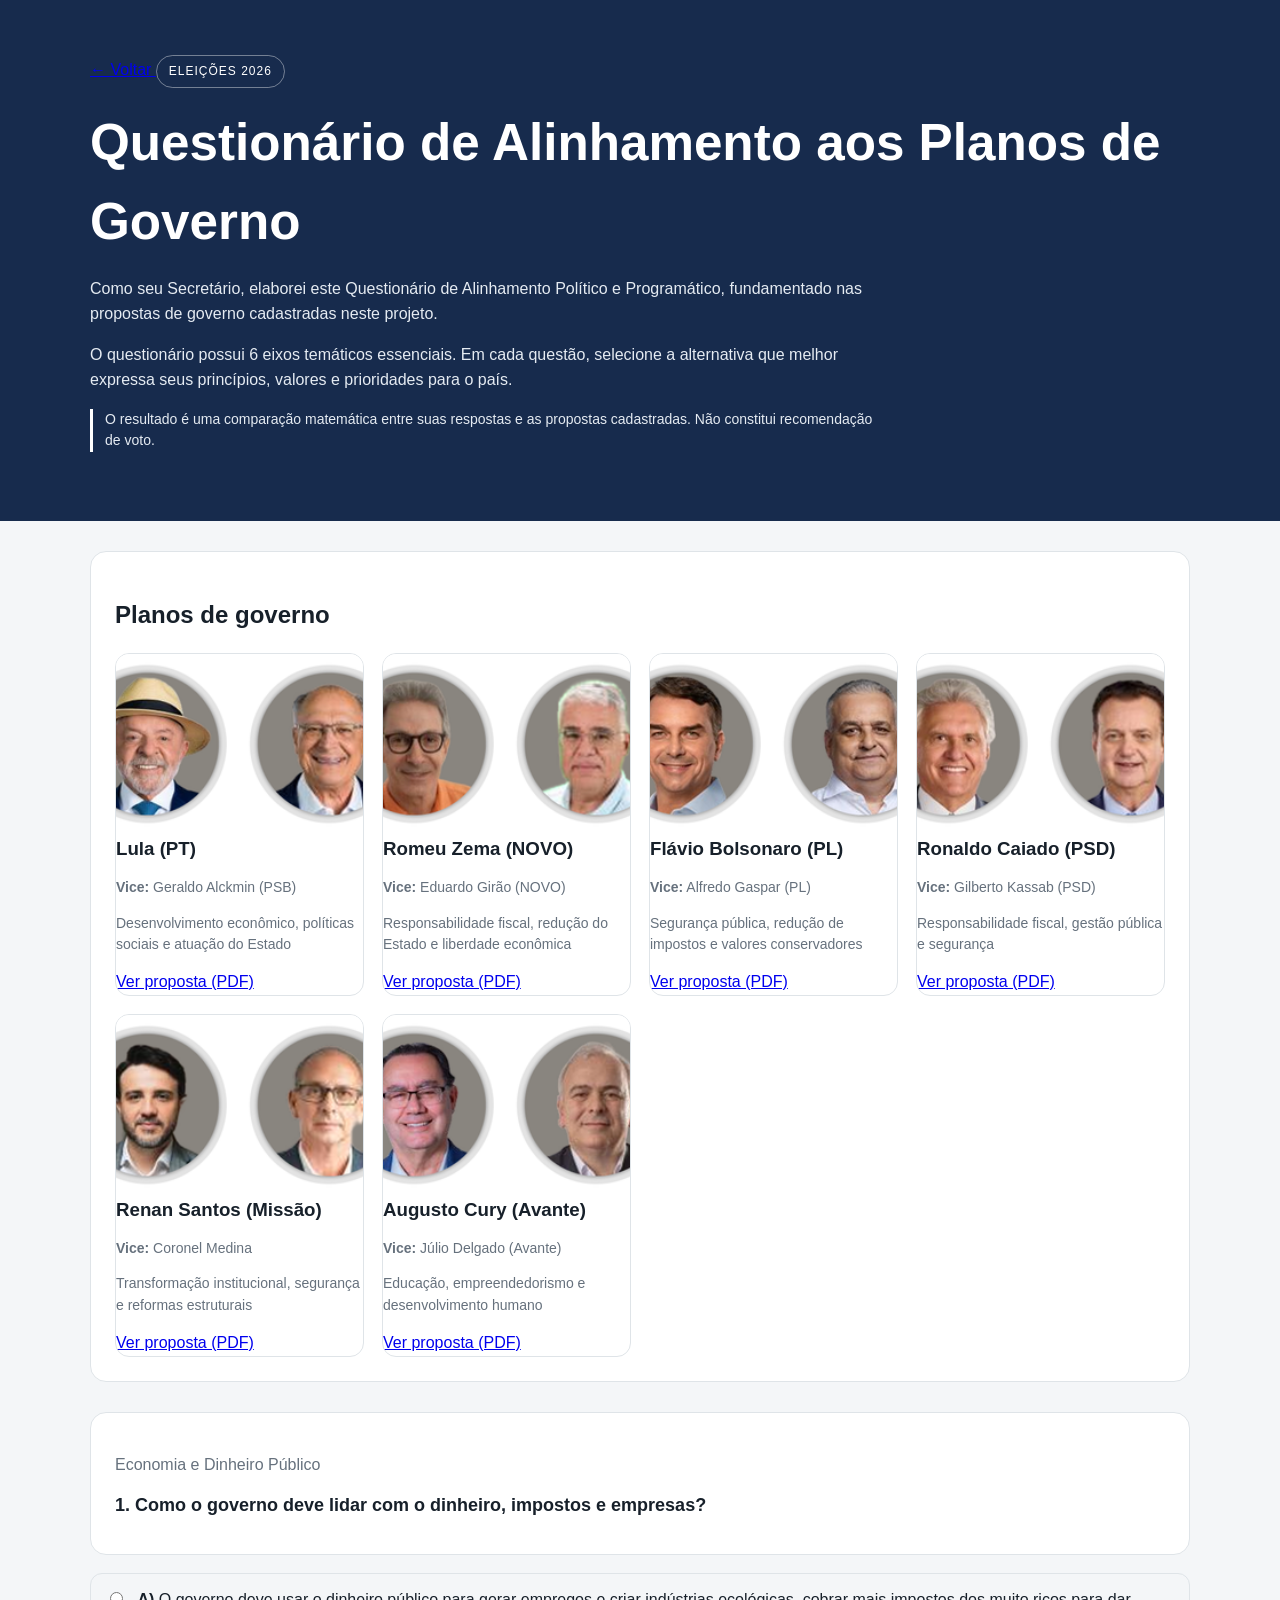
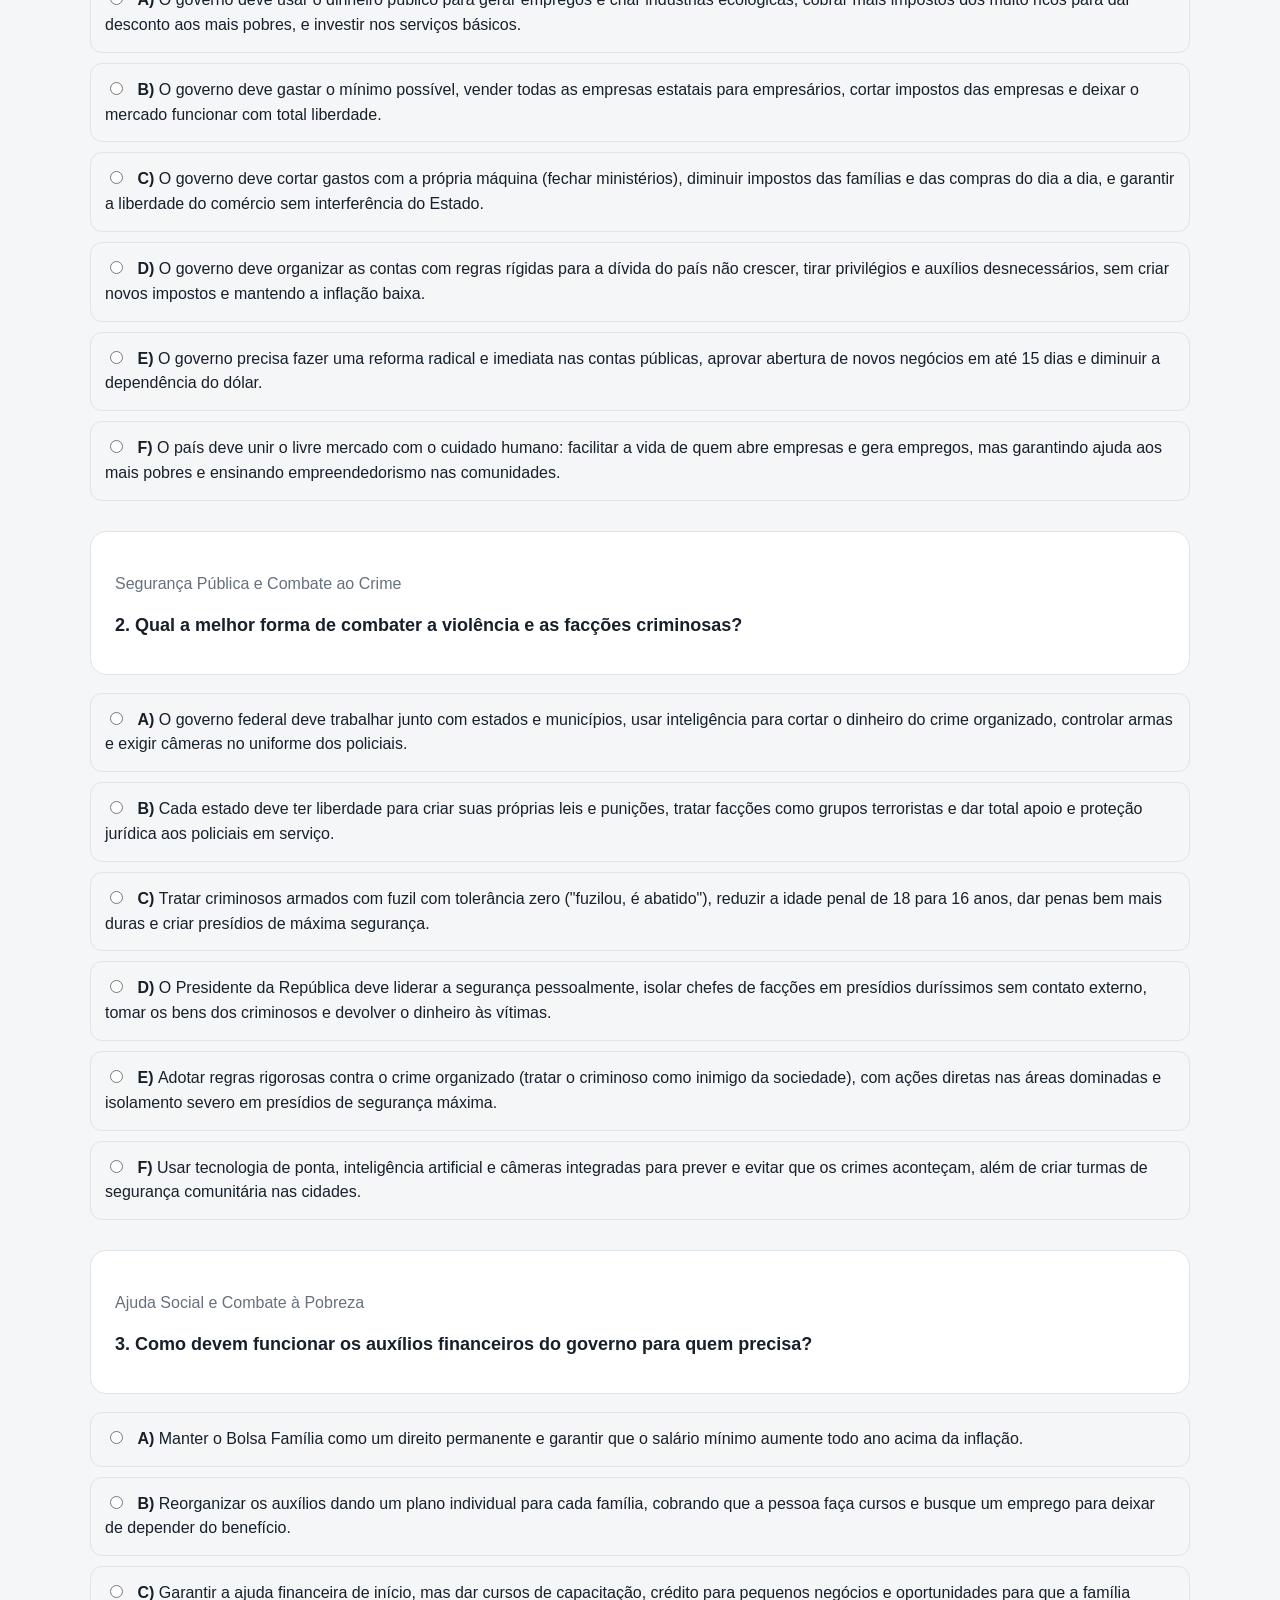
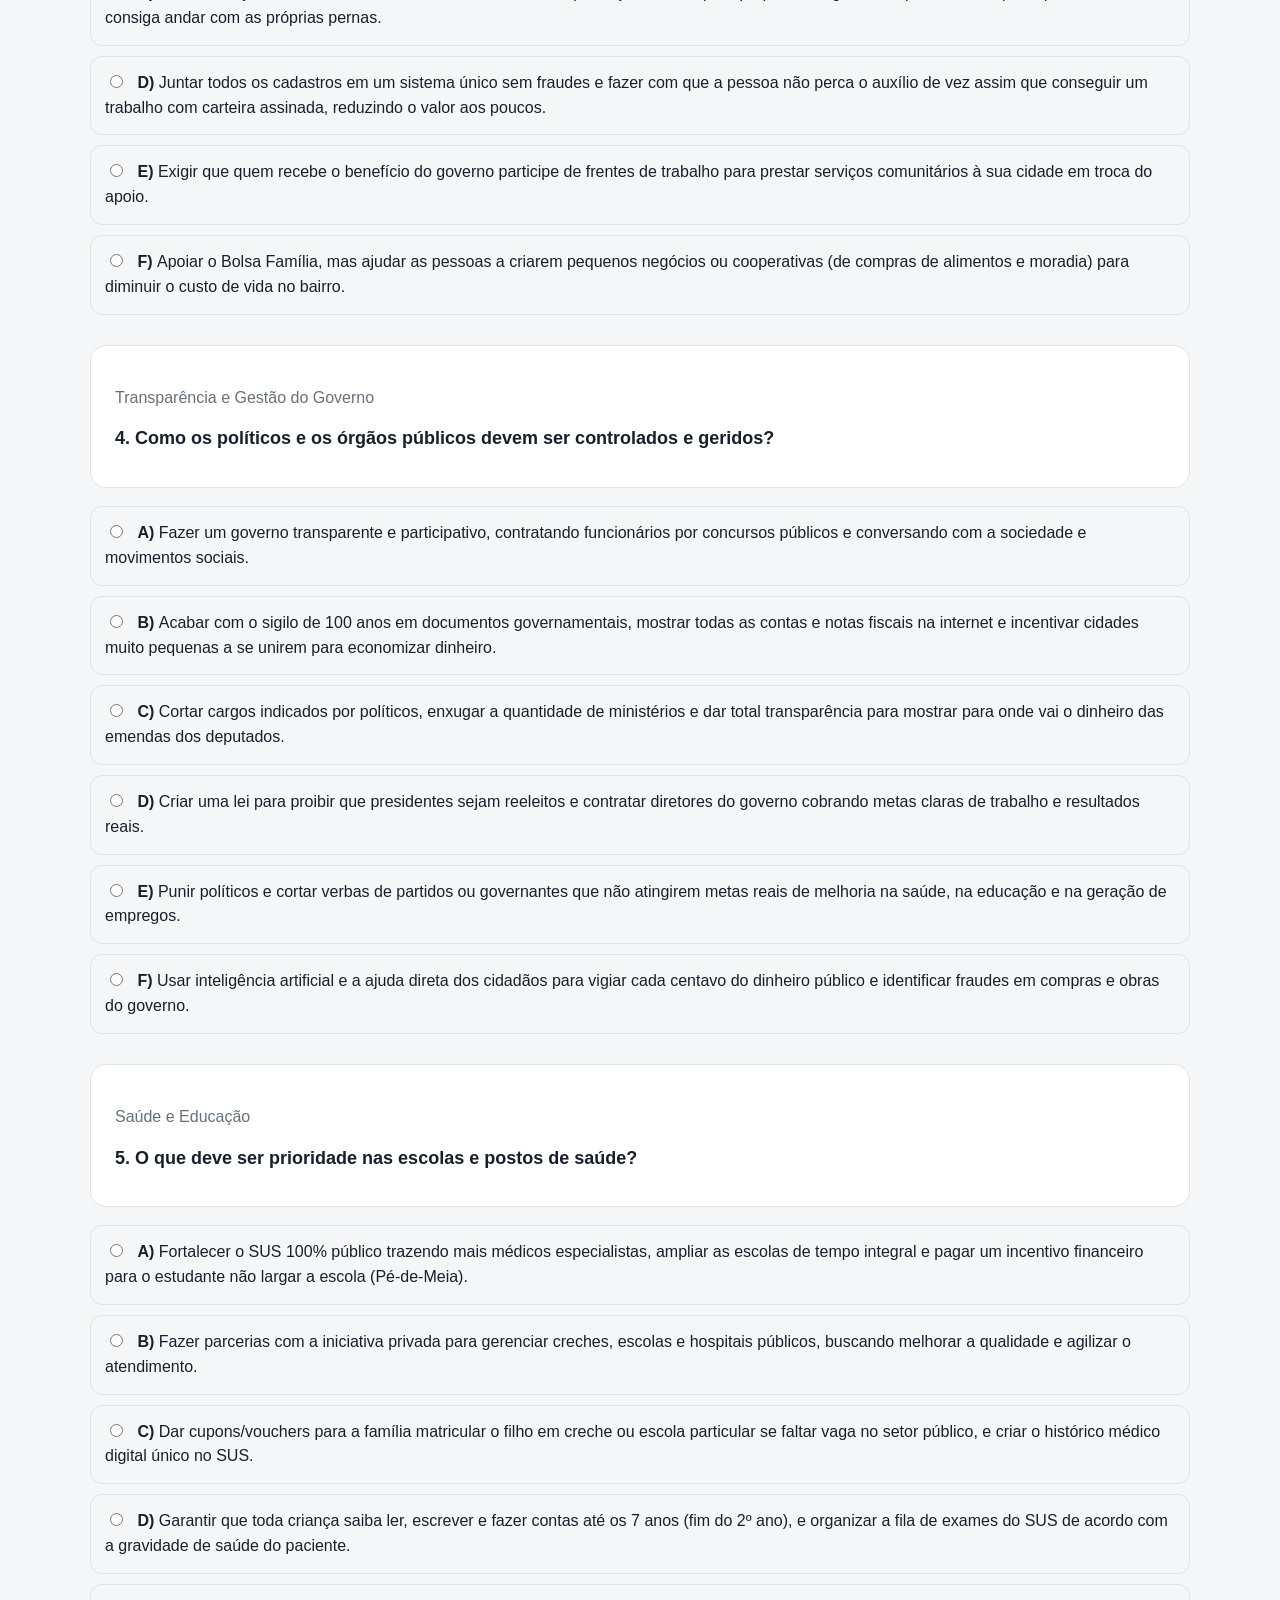
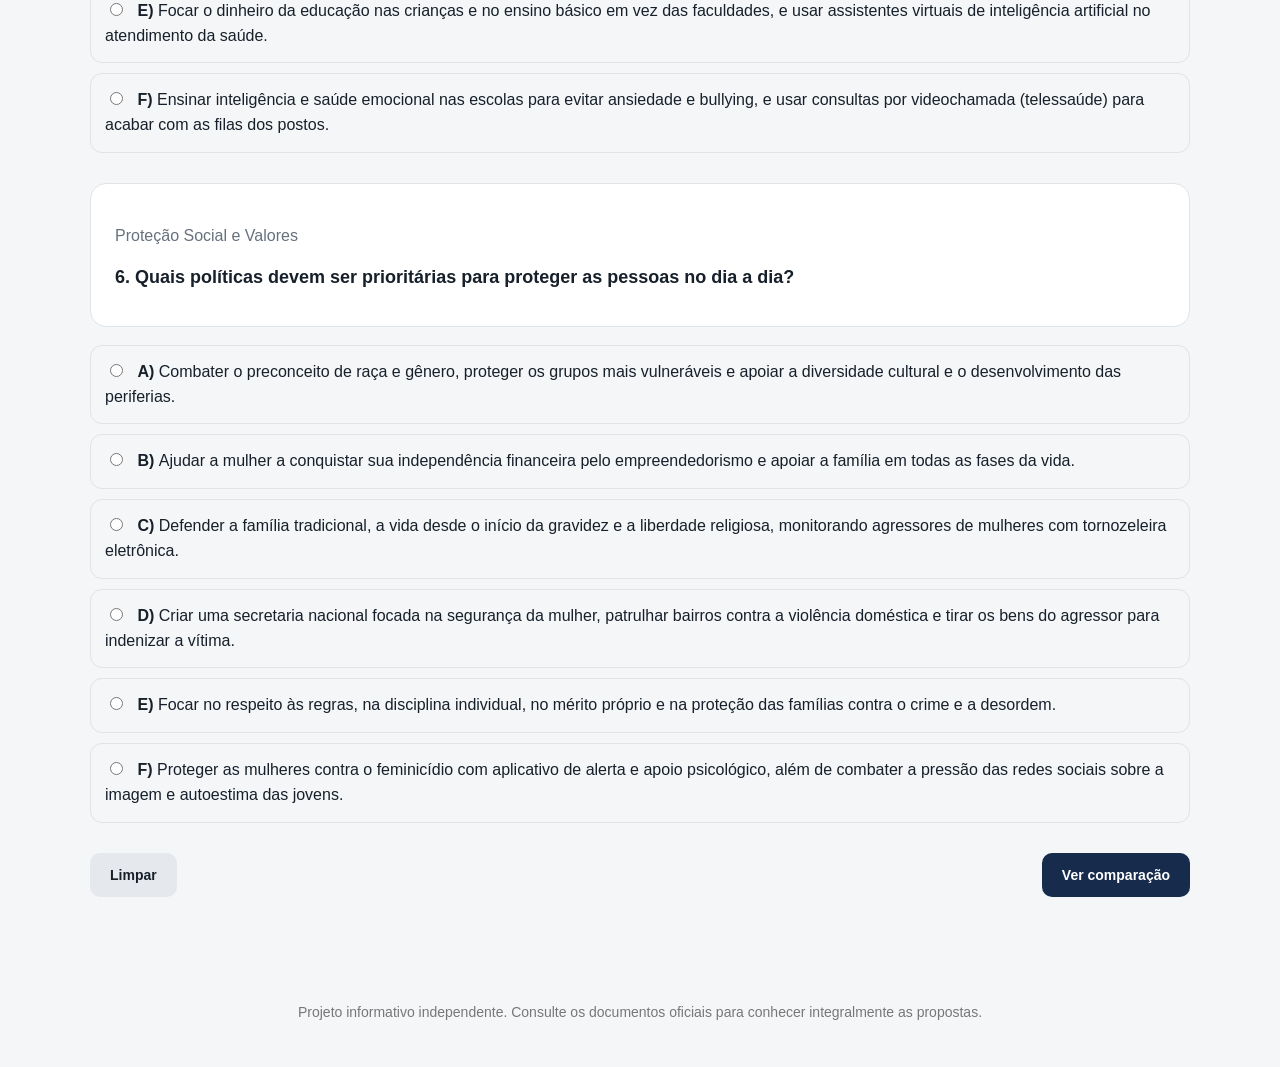
<file: presidente.html>
<!DOCTYPE html>
<html lang="pt-BR">

<head>

    <meta charset="UTF-8">

    <meta
        name="viewport"
        content="width=device-width, initial-scale=1.0"
    >

    <title>
        Questionário de Alinhamento — Presidente 2026
    </title>

    <link
        rel="stylesheet"
        href="css/style.css"
    >

</head>


<body>


<header>

    <div class="container">

        <a
            href="index.html"
            class="voltar"
        >
            ← Voltar
        </a>


        <span class="badge">
            ELEIÇÕES 2026
        </span>


        <h1>
            Questionário de Alinhamento aos Planos de Governo
        </h1>


        <p>
            Como seu Secretário, elaborei este Questionário
            de Alinhamento Político e Programático, fundamentado
            nas propostas de governo cadastradas neste projeto.
        </p>


        <p>
            O questionário possui 6 eixos temáticos essenciais.
            Em cada questão, selecione a alternativa que melhor
            expressa seus princípios, valores e prioridades
            para o país.
        </p>


        <p class="aviso">
            O resultado é uma comparação matemática entre suas
            respostas e as propostas cadastradas. Não constitui
            recomendação de voto.
        </p>

    </div>

</header>



<main class="container">


    <!-- ================================================
         PLANOS
    ================================================= -->

    <section class="propostas">

        <h2>
            Planos de governo
        </h2>


        <div
            id="candidatos"
            class="grid-candidatos">
        </div>

    </section>



    <!-- ================================================
         QUESTIONÁRIO
    ================================================= -->

    <form id="questionario">

        <div id="perguntas"></div>


        <div class="botoes">

            <button
                type="button"
                id="limpar"
                class="btn secundario"
            >
                Limpar
            </button>


            <button
                type="submit"
                class="btn principal"
            >
                Ver comparação
            </button>

        </div>

    </form>



    <!-- ================================================
         RESULTADO
    ================================================= -->

    <section
        id="resultado"
        class="resultado escondido"
    >

    </section>


</main>



<footer>

    <div class="container">

        <p>
            Projeto informativo independente.
            Consulte os documentos oficiais para conhecer
            integralmente as propostas.
        </p>

    </div>

</footer>



<script src="js/presidente.js"></script>

</body>

</html>
</file>
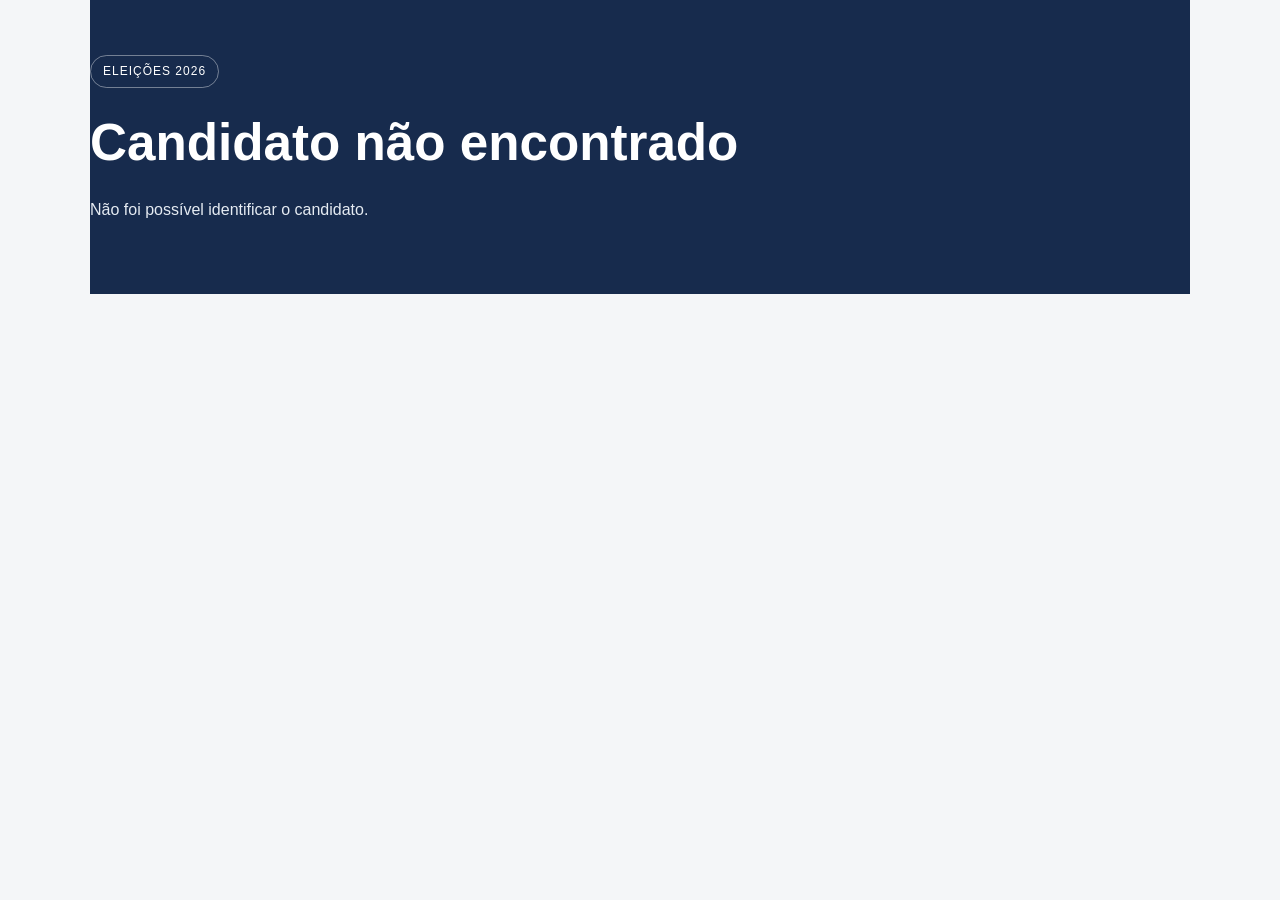
<file: proposicoes.html>
<!DOCTYPE html>
<html lang="pt-BR">

<head>

    <meta charset="UTF-8">

    <meta
        name="viewport"
        content="width=device-width, initial-scale=1.0"
    >

    <title>Proposições Legislativas</title>

    <link
        rel="stylesheet"
        href="css/style.css"
    >

</head>

<body>

    <main class="container">

        <header>

            <span class="badge">
                ELEIÇÕES 2026
            </span>

            <h1 id="titulo">
                Proposições Legislativas
            </h1>

            <p id="descricao">
                Carregando proposições...
            </p>

        </header>


        <section id="lista-proposicoes">

        </section>

    </main>


    <script src="js/proposicoes.js"></script>

</body>

</html>
</file>
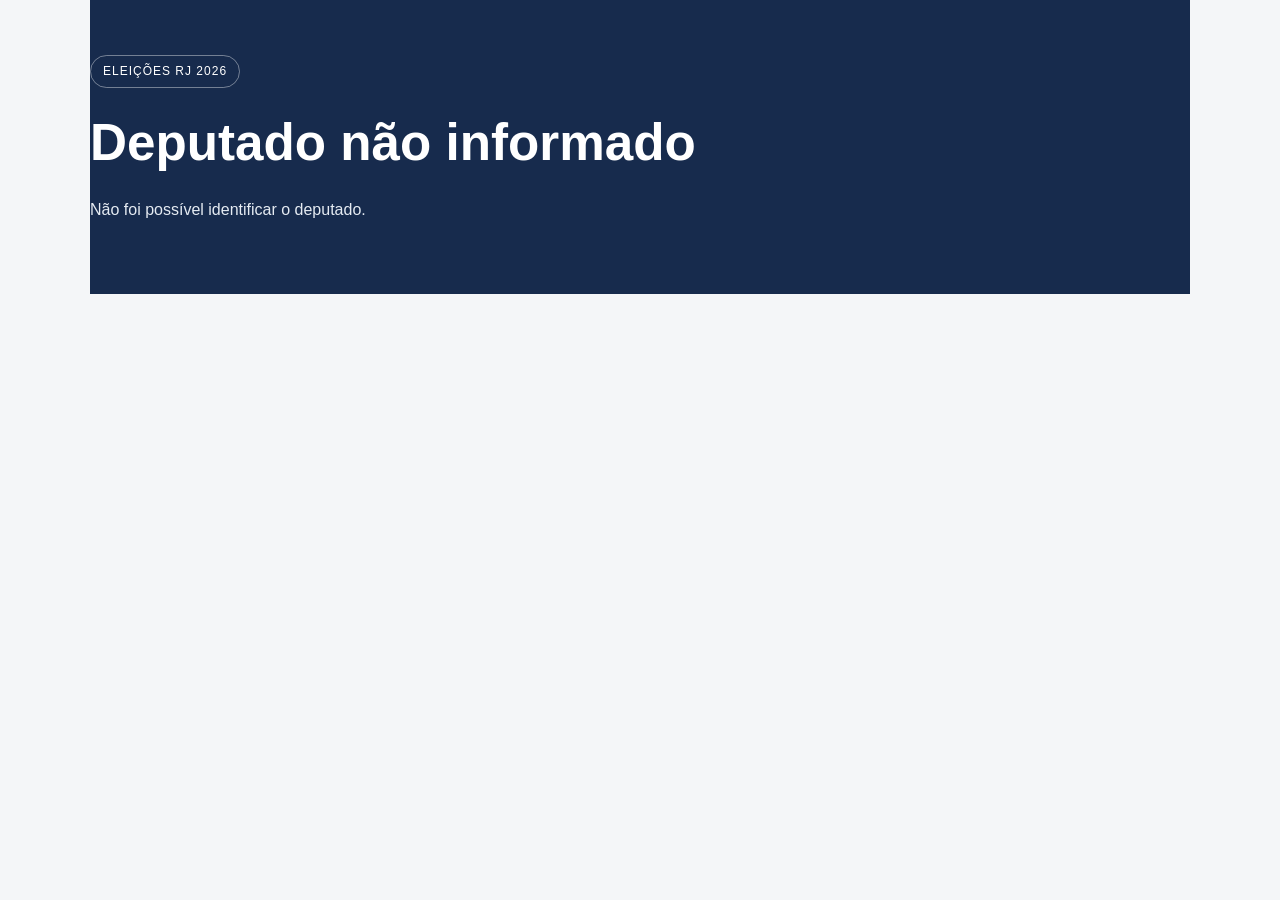
<file: proposicoes2.html>
<!DOCTYPE html>
<html lang="pt-BR">

<head>

    <meta charset="UTF-8">

    <meta
        name="viewport"
        content="width=device-width, initial-scale=1.0">

    <title>
        Proposições Legislativas — Deputados Federais
    </title>

    <link
        rel="stylesheet"
        href="css/style.css">

</head>

<body>

<main class="container">

    <header>

        <span class="badge">
            ELEIÇÕES RJ 2026
        </span>

        <h1 id="titulo">
            Proposições Legislativas
        </h1>

        <p id="descricao">
            Carregando proposições...
        </p>

    </header>


    <section id="lista-proposicoes">

    </section>

</main>


<script src="js/proposicoes2.js"></script>

</body>

</html>
</file>
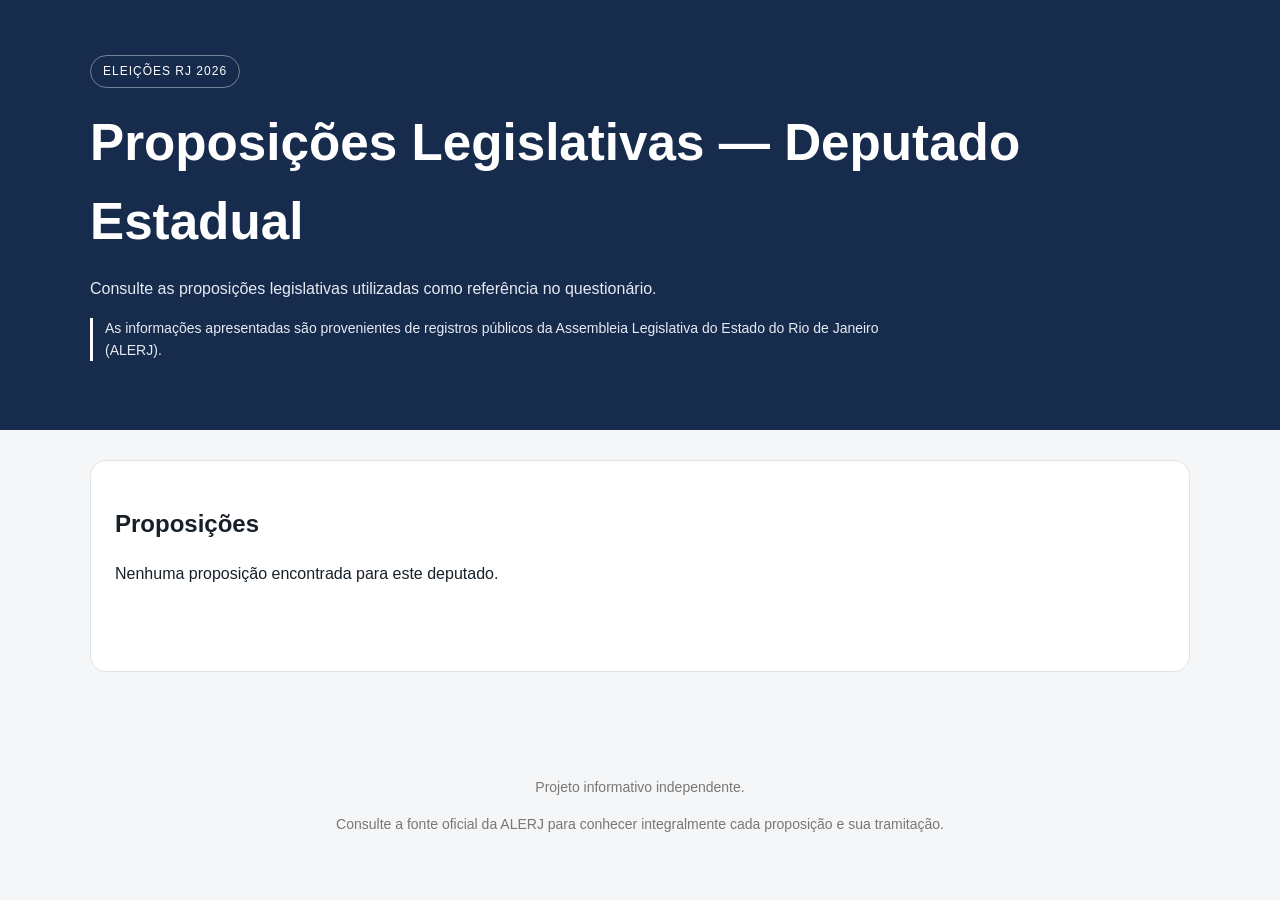
<file: proposicoes3.html>
<!DOCTYPE html>
<html lang="pt-BR">

<head>

    <meta charset="UTF-8">

    <meta
        name="viewport"
        content="width=device-width, initial-scale=1.0">

    <title>
        Proposições — Deputado Estadual RJ
    </title>

    <link
        rel="stylesheet"
        href="css/style.css">

</head>

<body>

<header>

    <div class="container">

        <span class="badge">
            ELEIÇÕES RJ 2026
        </span>

        <h1>
            Proposições Legislativas — Deputado Estadual
        </h1>

        <p>
            Consulte as proposições legislativas utilizadas
            como referência no questionário.
        </p>

        <p class="aviso">
            As informações apresentadas são provenientes de
            registros públicos da Assembleia Legislativa do
            Estado do Rio de Janeiro (ALERJ).
        </p>

    </div>

</header>

<main class="container">

    <section class="propostas">

        <h2 id="tituloDeputado">
            Proposições
        </h2>

        <div id="listaProposicoes">

            <p>
                Carregando proposições...
            </p>

        </div>

        <div
            id="paginacao"
            class="botoes">
        </div>

    </section>

</main>

<footer>

    <div class="container">

        <p>
            Projeto informativo independente.
        </p>

        <p>
            Consulte a fonte oficial da ALERJ para conhecer
            integralmente cada proposição e sua tramitação.
        </p>

    </div>

</footer>

<script src="js/proposicoes3.js"></script>

</body>

</html>
</file>
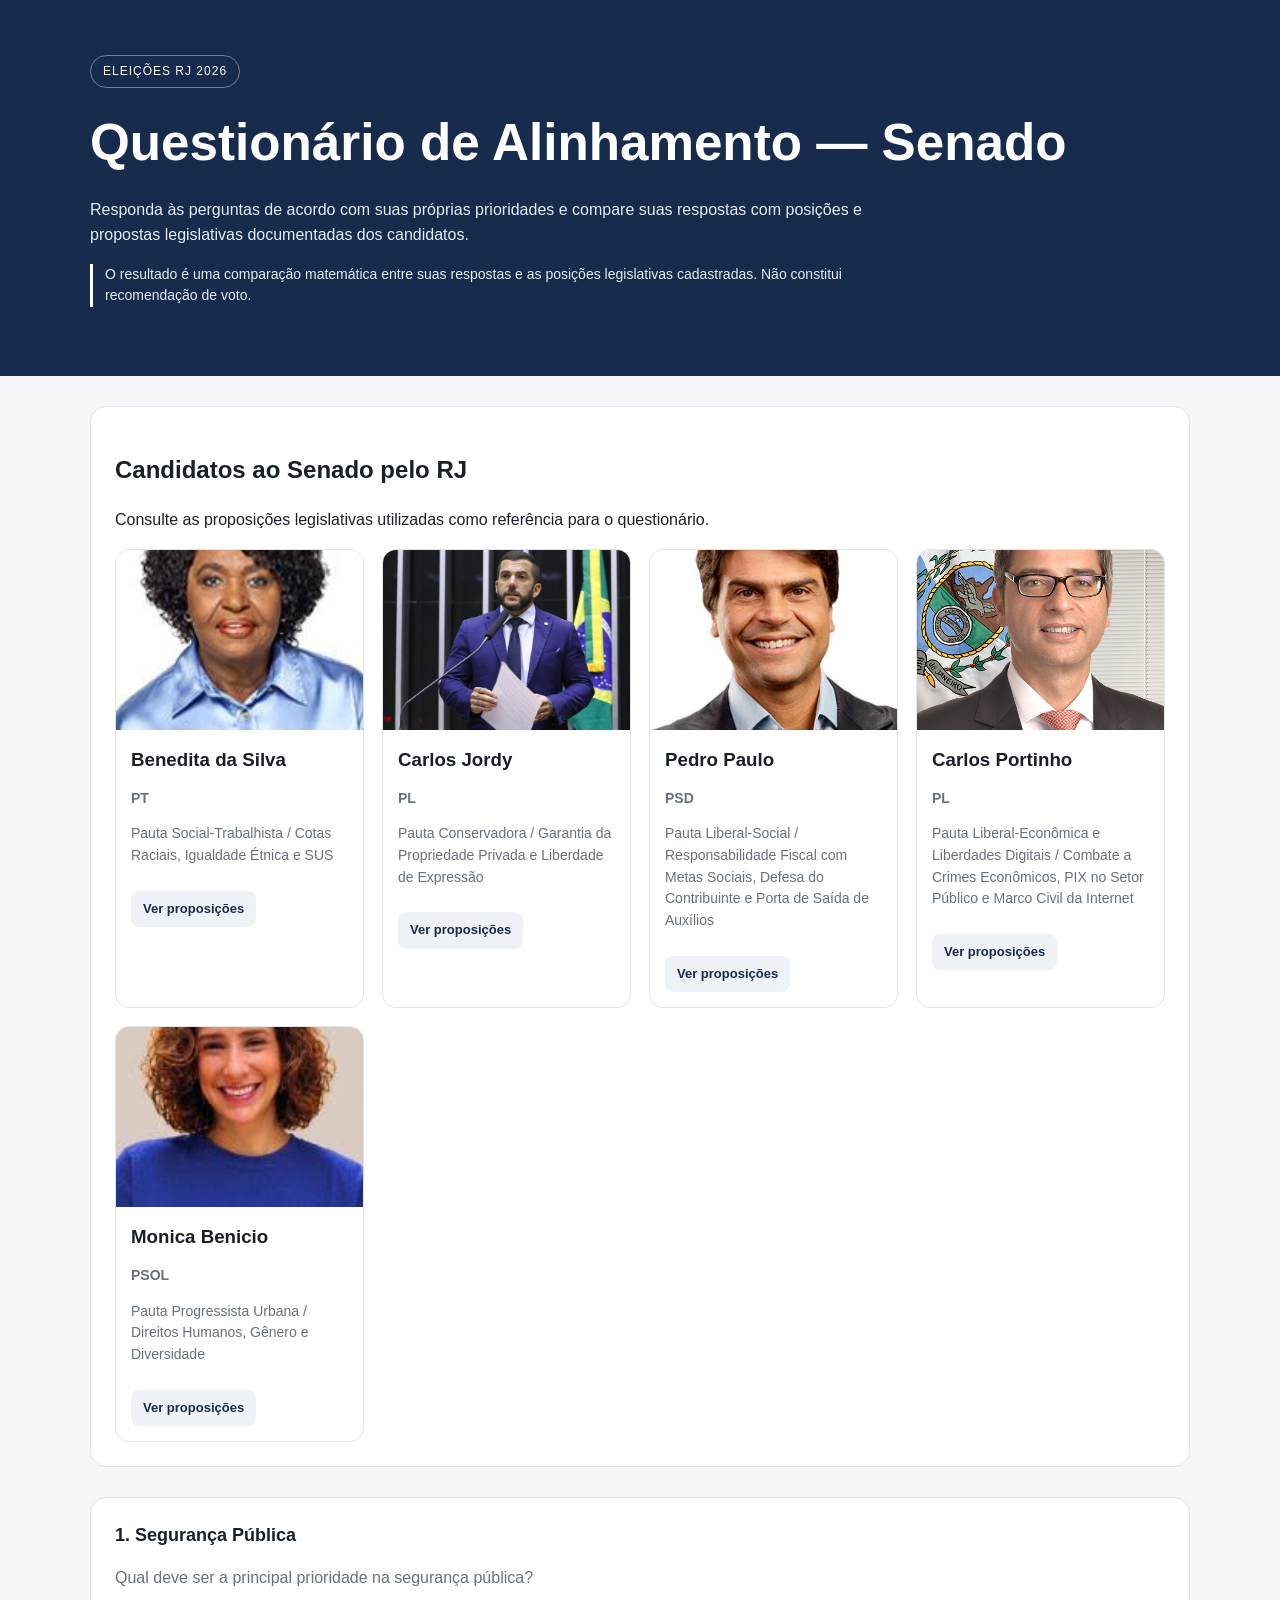
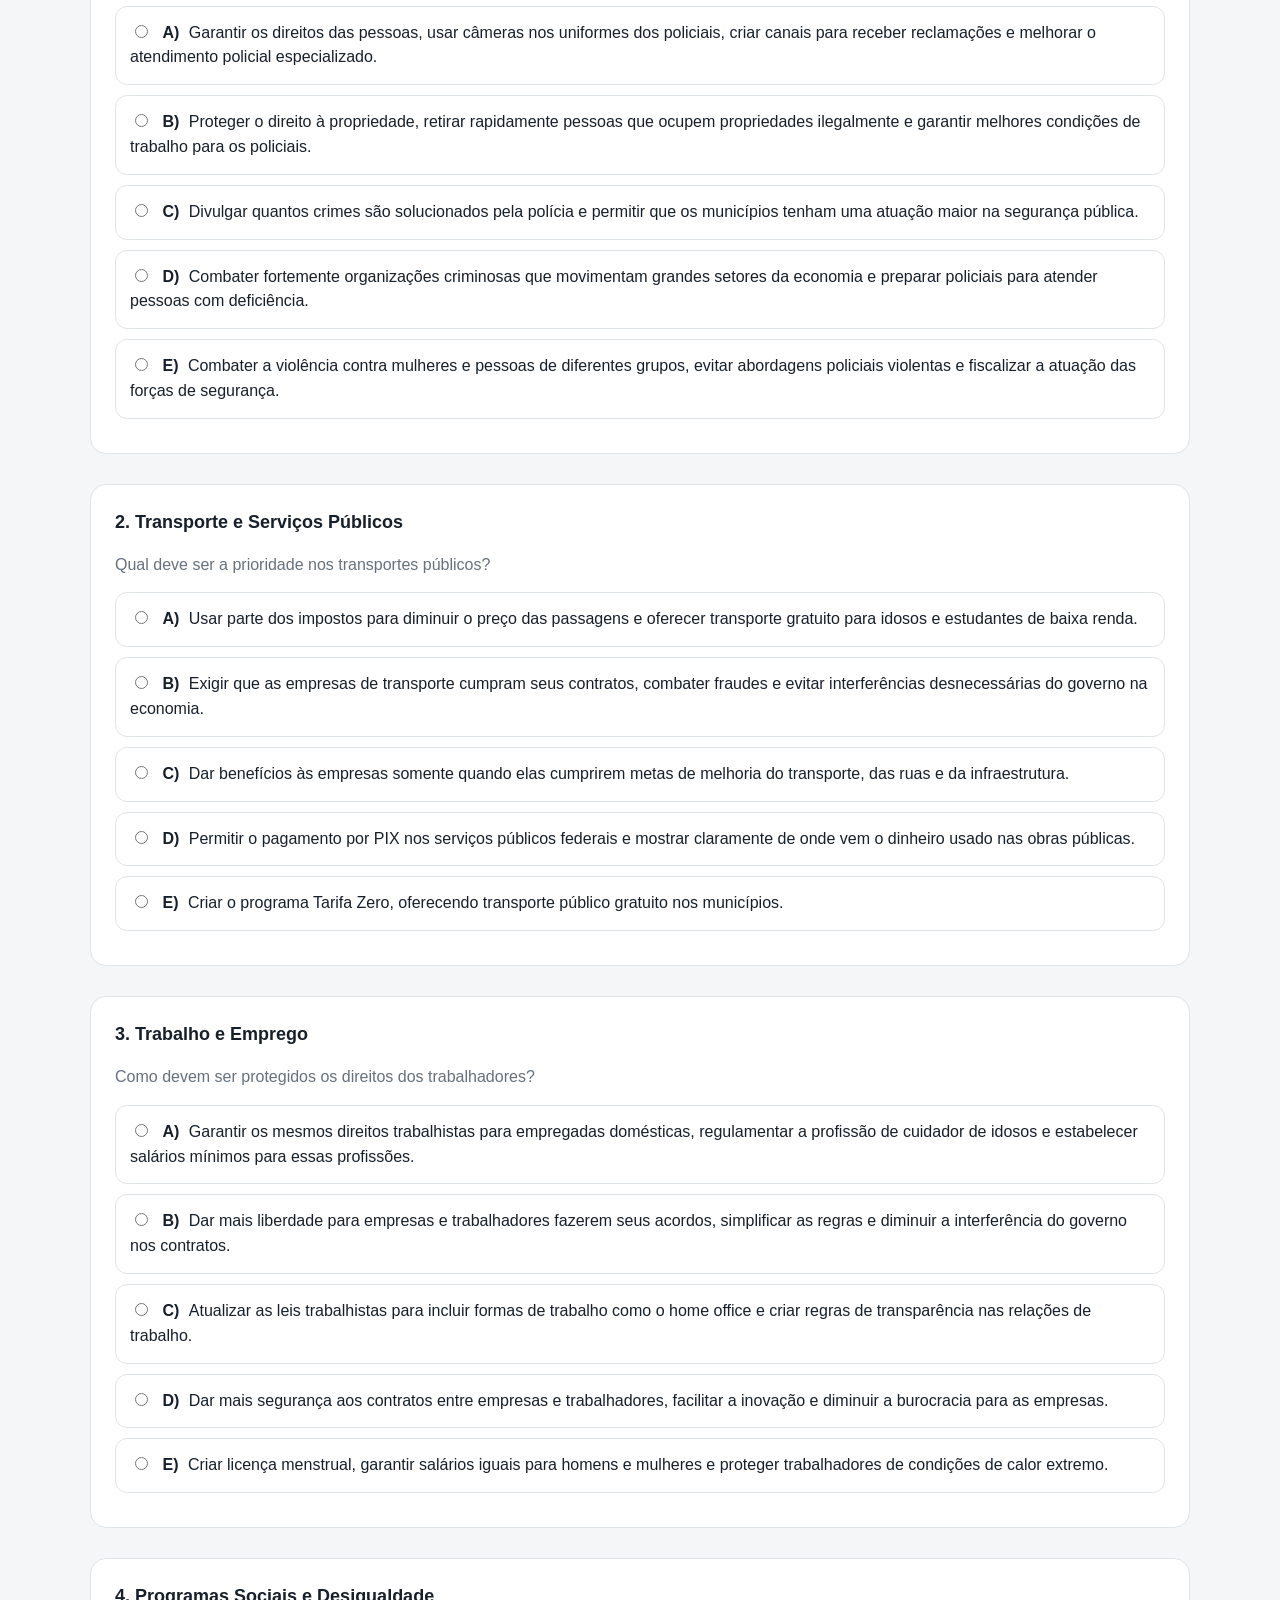
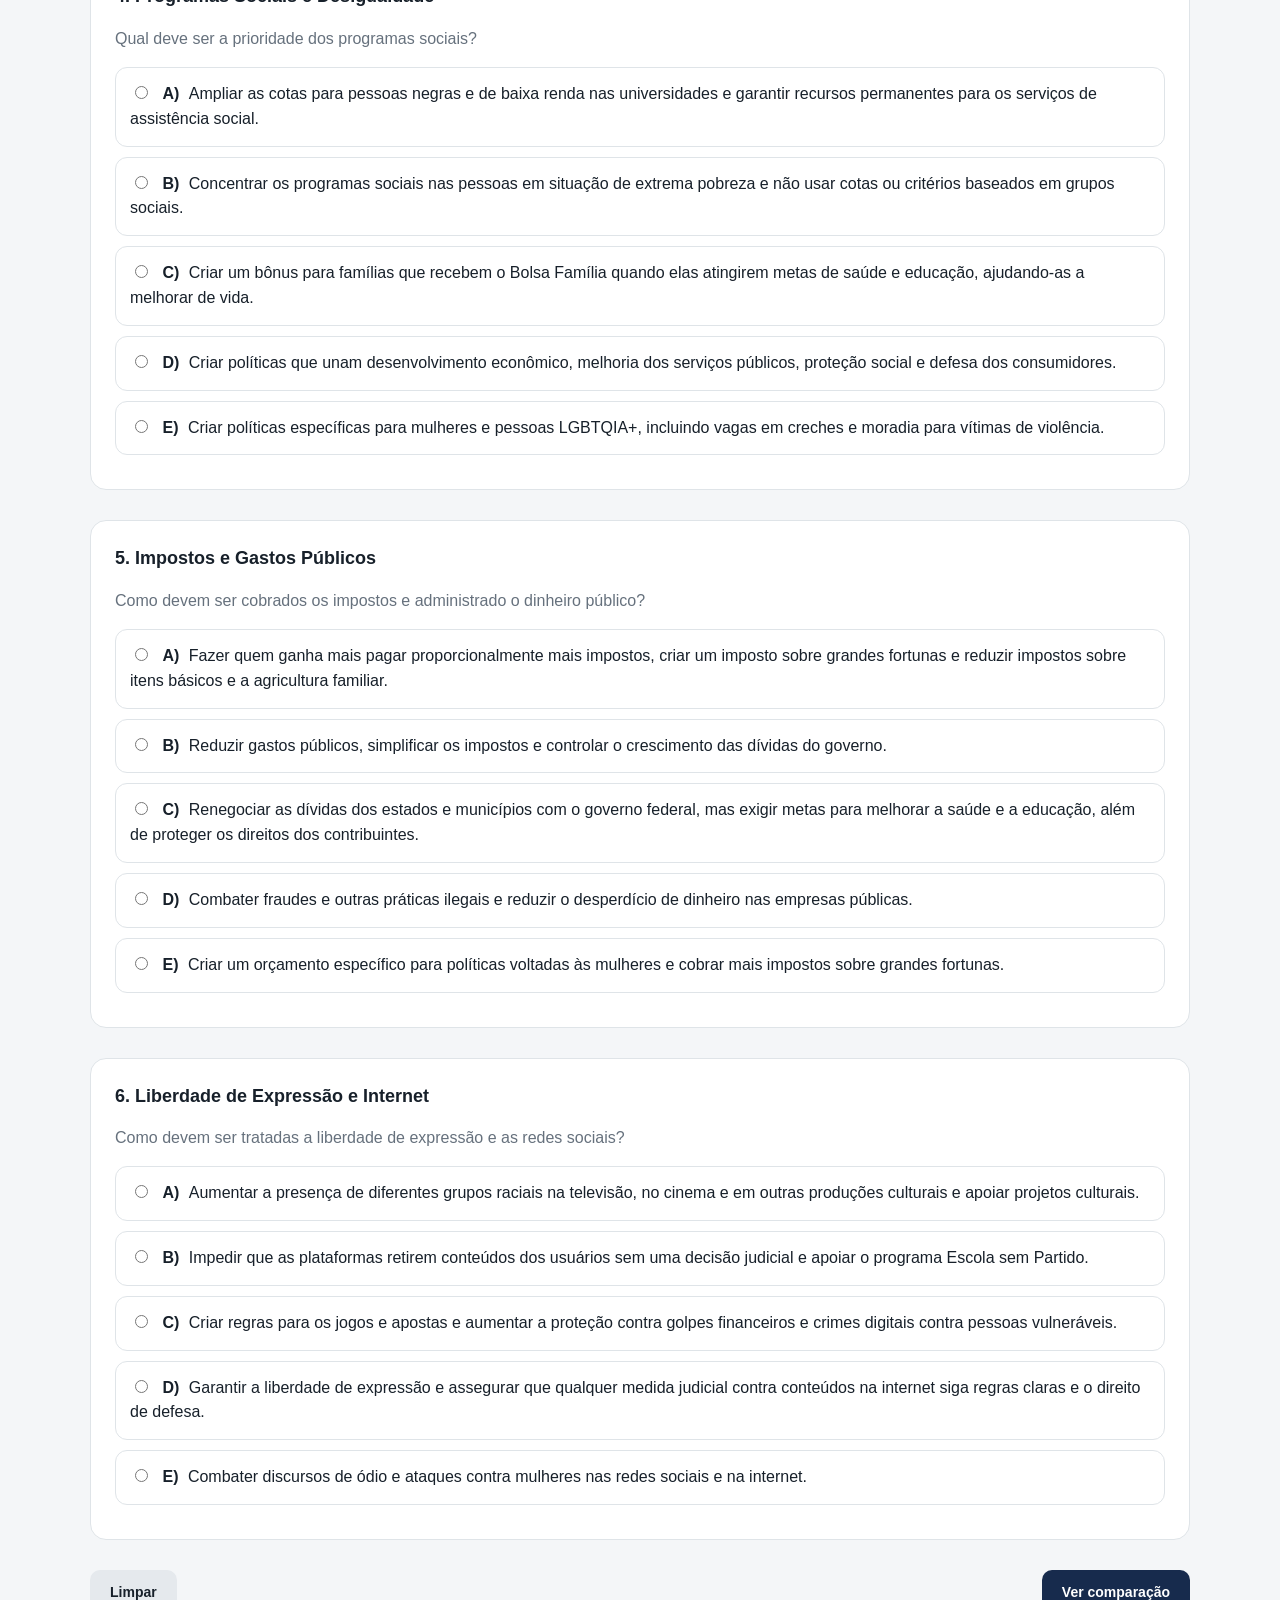
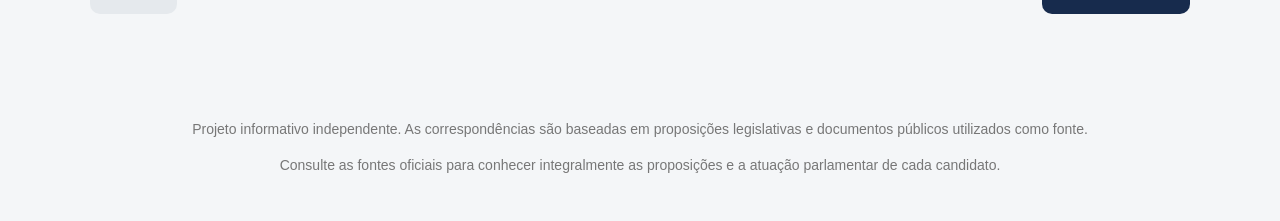
<file: senador.html>
<!DOCTYPE html>
<html lang="pt-BR">

<head>

    <meta charset="UTF-8">

    <meta
        name="viewport"
        content="width=device-width, initial-scale=1.0">

    <title>
        Questionário de Alinhamento — Senado RJ 2026
    </title>

    <link
        rel="stylesheet"
        href="css/style.css">

</head>


<body>


<header>

    <div class="container">

        <span class="badge">
            ELEIÇÕES RJ 2026
        </span>

        <h1>
            Questionário de Alinhamento — Senado
        </h1>

        <p>
            Responda às perguntas de acordo com suas próprias
            prioridades e compare suas respostas com posições e
            propostas legislativas documentadas dos candidatos.
        </p>

        <p class="aviso">
            O resultado é uma comparação matemática entre suas respostas
            e as posições legislativas cadastradas. Não constitui
            recomendação de voto.
        </p>

    </div>

</header>


<main class="container">


    <section class="propostas">

        <h2>
            Candidatos ao Senado pelo RJ
        </h2>

        <p>
            Consulte as proposições legislativas utilizadas como
            referência para o questionário.
        </p>

        <div
            id="candidatos"
            class="grid-candidatos">
        </div>

    </section>


    <form id="questionario">


        <div id="perguntas"></div>


        <div class="botoes">


            <button
                type="button"
                id="limpar"
                class="btn secundario">

                Limpar

            </button>


            <button
                type="submit"
                class="btn principal">

                Ver comparação

            </button>


        </div>


    </form>


    <section
        id="resultado"
        class="resultado escondido">

    </section>


</main>


<footer>

    <div class="container">

        <p>
            Projeto informativo independente.
            As correspondências são baseadas em proposições
            legislativas e documentos públicos utilizados como fonte.
        </p>

        <p>
            Consulte as fontes oficiais para conhecer integralmente
            as proposições e a atuação parlamentar de cada candidato.
        </p>

    </div>

</footer>


<script src="js/senador.js"></script>


</body>

</html>
</file>
<file: css/style.css>
/* ============================================================
   CONFIGURAÇÕES GERAIS
============================================================ */

* {
    box-sizing: border-box;
}

:root {

    --fundo: #f4f6f8;

    --branco: #ffffff;

    --texto: #17202a;

    --cinza: #66717d;

    --borda: #dfe4e8;

    --principal: #172b4d;

    --principal-hover: #0e1d35;

    --suave: #eef2f7;

}


/* ============================================================
   BODY
============================================================ */

body {

    margin: 0;

    font-family:
        Arial,
        Helvetica,
        sans-serif;

    background: var(--fundo);

    color: var(--texto);

    line-height: 1.55;

}


/* ============================================================
   CONTAINER
============================================================ */

.container {

    width: min(1100px, 92%);

    margin: 0 auto;

}


/* ============================================================
   HEADER
============================================================ */

header {

    background: var(--principal);

    color: white;

    padding: 55px 0;

}


/* ============================================================
   BADGE
============================================================ */

.badge {

    display: inline-block;

    padding: 6px 12px;

    border: 1px solid rgba(255, 255, 255, 0.4);

    border-radius: 20px;

    font-size: 12px;

    letter-spacing: 1px;

}


/* ============================================================
   TÍTULOS
============================================================ */

h1 {

    font-size: clamp(2rem, 5vw, 3.2rem);

    margin: 15px 0;

}


/* ============================================================
   TEXTOS DO HEADER
============================================================ */

header p {

    max-width: 800px;

    color: #e5ebf2;

}


/* ============================================================
   AVISO
============================================================ */

.aviso {

    border-left: 3px solid white;

    padding-left: 12px;

    font-size: 14px;

}


/* ============================================================
   SEÇÕES
============================================================ */

section {

    margin: 30px 0;

}


/* ============================================================
   CARDS PRINCIPAIS
============================================================ */

.propostas,
.pergunta,
.resultado {

    background: var(--branco);

    border: 1px solid var(--borda);

    border-radius: 16px;

    padding: 24px;

}


/* ============================================================
   GRID DOS CANDIDATOS
============================================================ */

.grid-candidatos {

    display: grid;

    grid-template-columns:
        repeat(4, 1fr);

    gap: 18px;

}


/* ============================================================
   CARD DO CANDIDATO
============================================================ */

.candidato {

    border: 1px solid var(--borda);

    border-radius: 14px;

    overflow: hidden;

    background: var(--branco);

}


/* ============================================================
   FOTO DO CANDIDATO
============================================================ */

.candidato img {

    width: 100%;

    height: 180px;

    object-fit: cover;

    display: block;

}


/* ============================================================
   CONTEÚDO DO CARD DO CANDIDATO
============================================================ */

.candidato-conteudo {

    padding: 15px;

}


/* ============================================================
   NOME DO CANDIDATO
============================================================ */

.candidato h3 {

    margin-top: 0;

    margin-bottom: 8px;

}


/* ============================================================
   DESCRIÇÃO DO CANDIDATO
============================================================ */

.candidato p {

    color: var(--cinza);

    font-size: 14px;

}


/* ============================================================
   BOTÃO / LINK DE PROPOSIÇÕES
============================================================ */

.pdf {

    display: inline-block;

    margin-top: 10px;

    padding: 8px 12px;

    background: var(--suave);

    color: var(--principal);

    border-radius: 8px;

    text-decoration: none;

    font-size: 13px;

    font-weight: bold;

}

.pdf:hover {

    background: #dfe6ef;

}


/* ============================================================
   QUESTIONÁRIO
============================================================ */

#questionario {

    width: 100%;

}


/* ============================================================
   PERGUNTA
============================================================ */

.pergunta {

    margin-bottom: 18px;

}


/* ============================================================
   TÍTULO DA PERGUNTA
============================================================ */

.pergunta h2 {

    font-size: 18px;

    margin-top: 0;

    margin-bottom: 10px;

}


/* ============================================================
   TEMA DA PERGUNTA
============================================================ */

.pergunta > p {

    color: var(--cinza);

    margin-bottom: 15px;

}


/* ============================================================
   OPÇÕES
============================================================ */

.opcao {

    display: block;

    border: 1px solid var(--borda);

    border-radius: 12px;

    padding: 14px;

    margin: 10px 0;

    cursor: pointer;

    transition:
        background 0.2s,
        border-color 0.2s;

}


/* ============================================================
   HOVER NAS OPÇÕES
============================================================ */

.opcao:hover {

    background: #f8fafc;

}


/* ============================================================
   OPÇÃO SELECIONADA
============================================================ */

.opcao:has(input:checked) {

    background: var(--suave);

    border-color: var(--principal);

}


/* ============================================================
   RADIO
============================================================ */

.opcao input {

    margin-right: 10px;

    cursor: pointer;

}


/* ============================================================
   LETRA DA ALTERNATIVA
============================================================ */

.letra {

    font-weight: bold;

    margin-right: 5px;

}


/* ============================================================
   BOTÕES
============================================================ */

.botoes {

    display: flex;

    justify-content: space-between;

    gap: 15px;

    margin: 30px 0;

}


/* ============================================================
   BOTÃO PADRÃO
============================================================ */

.btn {

    display: inline-block;

    border: none;

    border-radius: 10px;

    padding: 14px 20px;

    font-weight: bold;

    cursor: pointer;

    text-decoration: none;

    font-size: 14px;

}


/* ============================================================
   BOTÃO PRINCIPAL
============================================================ */

.principal {

    background: var(--principal);

    color: white;

}


/* ============================================================
   HOVER BOTÃO PRINCIPAL
============================================================ */

.principal:hover {

    background: var(--principal-hover);

}


/* ============================================================
   BOTÃO SECUNDÁRIO
============================================================ */

.secundario {

    background: #e5e9ed;

    color: var(--texto);

}


/* ============================================================
   HOVER BOTÃO SECUNDÁRIO
============================================================ */

.secundario:hover {

    background: #d9dee3;

}


/* ============================================================
   ELEMENTO ESCONDIDO
============================================================ */

.escondido {

    display: none;

}


/* ============================================================
   RESULTADO
============================================================ */

.resultado {

    margin-top: 30px;

}


/* ============================================================
   TÍTULO DO RESULTADO
============================================================ */

.resultado > h2 {

    margin-top: 0;

}


/* ============================================================
   RESULTADO DOS CANDIDATOS
============================================================ */

.resultado-candidato {

    display: grid;

    grid-template-columns:
        130px 1fr;

    gap: 20px;

    align-items: center;

    margin: 20px 0;

    padding: 20px;

    border: 1px solid var(--borda);

    border-radius: 14px;

    background: var(--branco);

}


/* ============================================================
   FOTO NO RESULTADO
============================================================ */

.resultado-candidato img {

    width: 130px;

    height: 160px;

    object-fit: cover;

    border-radius: 12px;

}


/* ============================================================
   NOME NO RESULTADO
============================================================ */

.resultado-candidato h3 {

    margin-top: 0;

    margin-bottom: 8px;

}


/* ============================================================
   TEXTO NO RESULTADO
============================================================ */

.resultado-candidato p {

    color: var(--cinza);

    margin: 8px 0;

}


/* ============================================================
   PERCENTUAL
============================================================ */

.percentual {

    font-size: 20px;

    font-weight: bold;

    color: var(--texto) !important;

}


/* ============================================================
   BARRA DE RESULTADO
============================================================ */

.barra {

    width: 100%;

    height: 12px;

    background: #e5e9ed;

    border-radius: 20px;

    overflow: hidden;

}


/* ============================================================
   BARRA PREENCHIDA
============================================================ */

.barra-preenchida {

    height: 100%;

    background: var(--principal);

}


/* ============================================================
   DESTAQUE DO MAIOR RESULTADO
============================================================ */

.maior-resultado {

    border: 2px solid var(--principal);

}


/* ============================================================
   EMPATE
============================================================ */

.empate {

    margin: 20px 0;

    padding: 18px;

    background: var(--suave);

    border: 1px solid var(--borda);

    border-radius: 12px;

}


/* ============================================================
   PÁGINA INICIAL
============================================================ */

.inicio {

    max-width: 1100px;

    margin: 0 auto;

    padding: 60px 20px;

}


/* ============================================================
   CABEÇALHO DA HOME
============================================================ */

.cabecalho {

    text-align: center;

    margin-bottom: 60px;

}


.cabecalho h1 {

    font-size: 40px;

    margin-bottom: 15px;

}


.cabecalho p {

    font-size: 18px;

    color: var(--cinza);

}


/* ============================================================
   ESCOLHA DA ELEIÇÃO
============================================================ */

.escolha {

    text-align: center;

}


.escolha h2 {

    font-size: 28px;

    margin-bottom: 30px;

}


/* ============================================================
   CARDS DA PÁGINA INICIAL
============================================================ */

.opcoes-eleicao {

    display: grid;

    grid-template-columns:
        repeat(2, 1fr);

    gap: 30px;

}


/* ============================================================
   CARD DA ELEIÇÃO
============================================================ */

.card-eleicao {

    display: block;

    padding: 40px 30px;

    background: var(--branco);

    color: var(--texto);

    text-decoration: none;

    border-radius: 15px;

    box-shadow:
        0 5px 20px rgba(0, 0, 0, 0.08);

    transition:
        transform 0.2s,
        box-shadow 0.2s;

}


/* ============================================================
   HOVER CARD DA ELEIÇÃO
============================================================ */

.card-eleicao:hover {

    transform: translateY(-5px);

    box-shadow:
        0 10px 30px rgba(0, 0, 0, 0.15);

}


/* ============================================================
   ÍCONE
============================================================ */

.icone {

    font-size: 50px;

    margin-bottom: 20px;

}


/* ============================================================
   TÍTULO DO CARD DA ELEIÇÃO
============================================================ */

.card-eleicao h3 {

    font-size: 28px;

    margin-bottom: 15px;

}


/* ============================================================
   TEXTO DO CARD DA ELEIÇÃO
============================================================ */

.card-eleicao p {

    color: var(--cinza);

    margin-bottom: 25px;

}


/* ============================================================
   TEXTO FINAL DO CARD
============================================================ */

.card-eleicao span {

    font-weight: bold;

}


/* ============================================================
   PÁGINA DE PROPOSIÇÕES
============================================================ */


/* ============================================================
   CARD DA PROPOSIÇÃO
============================================================ */

.proposicao {

    display: block;

    width: 100%;

    margin-bottom: 25px;

    padding: 24px;

    background: var(--branco);

    border: 1px solid var(--borda);

    border-radius: 14px;

    box-sizing: border-box;

}


/* ============================================================
   TÍTULO DA PROPOSIÇÃO
============================================================ */

.proposicao h2 {

    margin: 0 0 15px 0;

    font-size: 20px;

    line-height: 1.4;

}


/* ============================================================
   TEXTO DA PROPOSIÇÃO
============================================================ */

.proposicao p {

    margin: 0 0 15px 0;

    color: var(--cinza);

    line-height: 1.6;

}


/* ============================================================
   ÁREA DO BOTÃO DA PROPOSIÇÃO
============================================================ */

.acoes-proposicao {

    display: block;

    margin-top: 20px;

}


/* ============================================================
   BOTÃO VER NA CÂMARA
============================================================ */

.acoes-proposicao .btn {

    display: inline-block;

    position: static;

    width: auto;

    height: auto;

    min-height: 0;

    margin: 0;

    padding: 10px 18px;

    line-height: 1.4;

    text-decoration: none;

    box-sizing: border-box;

}


/* ============================================================
   RODAPÉ
============================================================ */

footer {

    text-align: center;

    margin-top: 60px;

    padding: 30px 20px;

    color: #777;

    font-size: 14px;

    line-height: 1.6;

}


/* ============================================================
   RESPONSIVIDADE — TABLETS
============================================================ */

@media (max-width: 800px) {

    .grid-candidatos {

        grid-template-columns:
            repeat(2, 1fr);

    }


    .opcoes-eleicao {

        grid-template-columns: 1fr;

    }


    .resultado-candidato {

        grid-template-columns:
            100px 1fr;

    }


    .resultado-candidato img {

        width: 100px;

        height: 130px;

    }

}


/* ============================================================
   RESPONSIVIDADE — CELULAR
============================================================ */

@media (max-width: 600px) {

    .container {

        width: 94%;

    }


    header {

        padding: 40px 0;

    }


    h1 {

        font-size: 2rem;

    }


    .grid-candidatos {

        grid-template-columns: 1fr;

    }


    .propostas,
    .pergunta,
    .resultado {

        padding: 18px;

    }


    .pergunta h2 {

        font-size: 18px;

    }


    .opcao {

        padding: 14px;

    }


    .botoes {

        flex-direction: column;

    }


    .botoes .btn {

        width: 100%;

    }


    .resultado-candidato {

        grid-template-columns: 1fr;

        text-align: center;

    }


    .resultado-candidato img {

        width: 130px;

        height: 160px;

        margin: 0 auto;

    }


    .barra {

        text-align: left;

    }


    .proposicao {

        padding: 18px;

    }


    .proposicao h2 {

        font-size: 18px;

    }


    .acoes-proposicao .btn {

        width: 100%;

        text-align: center;

    }

}
</file>
